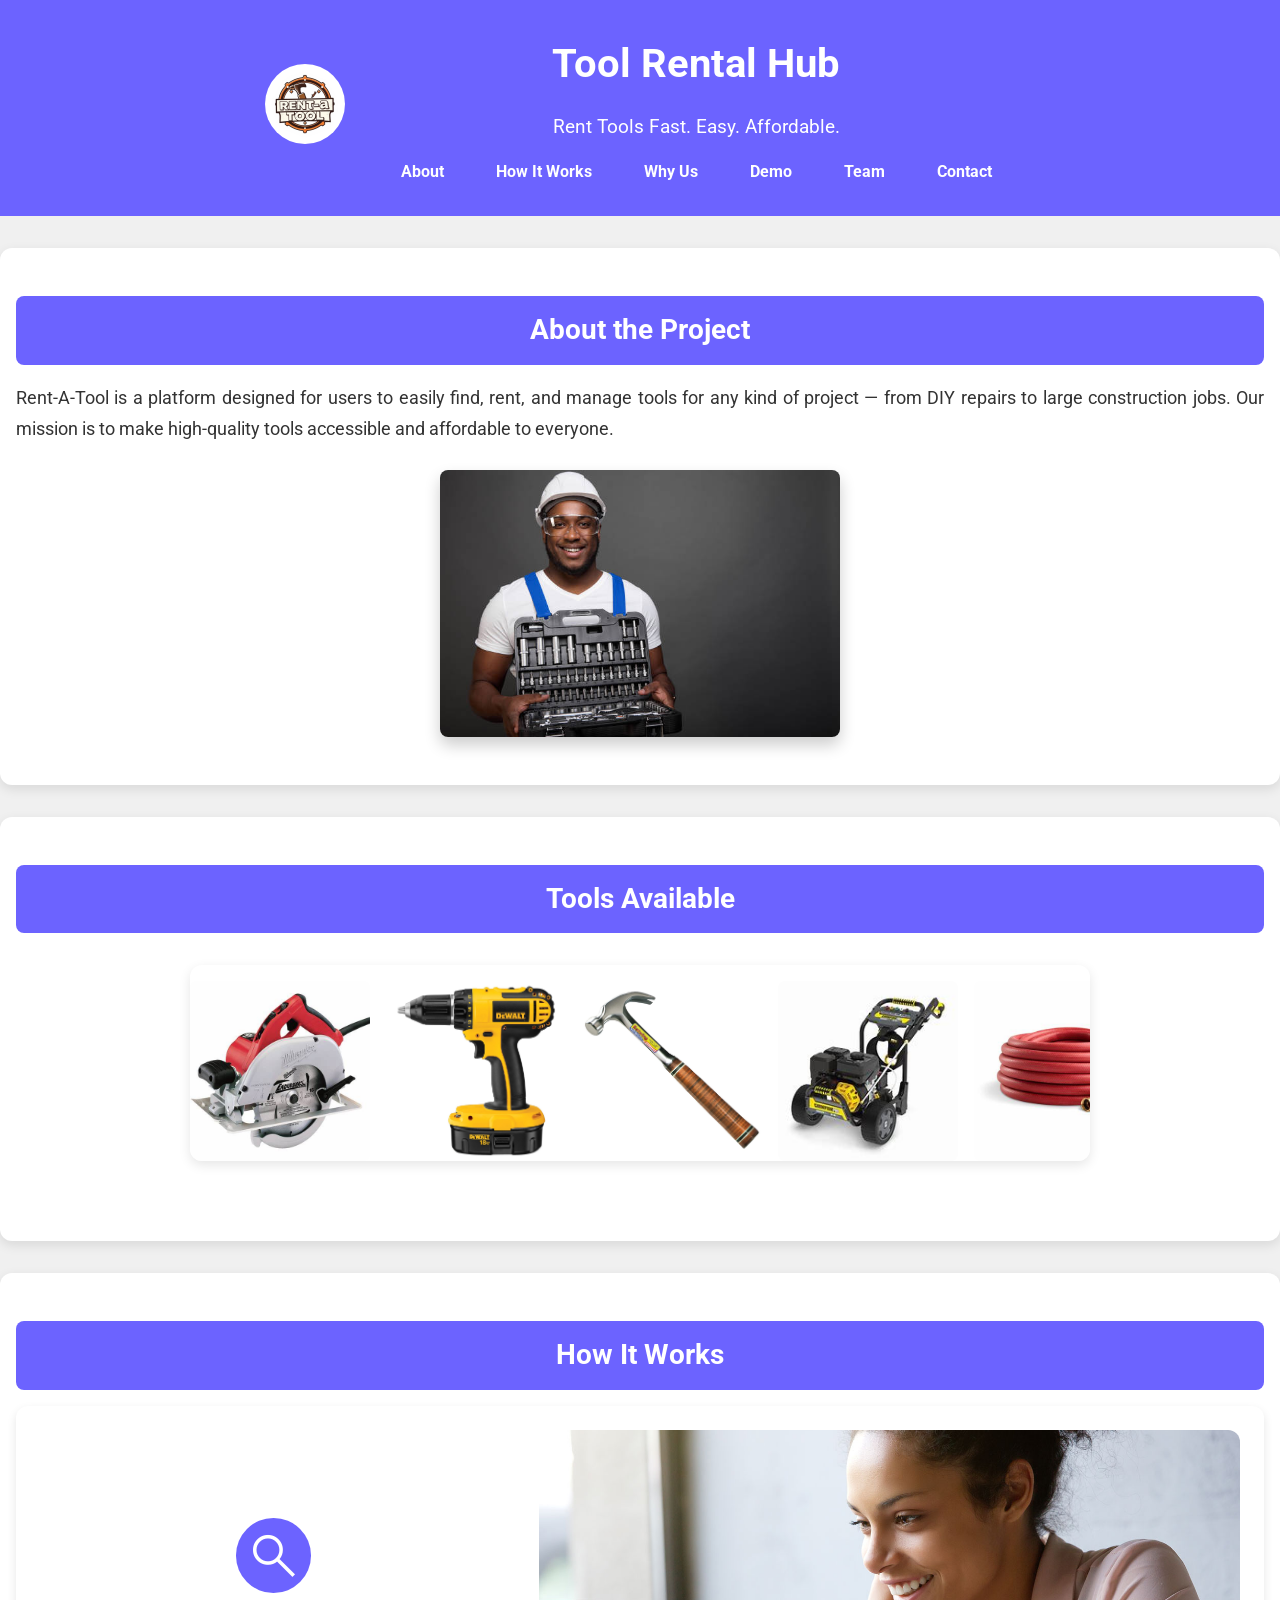
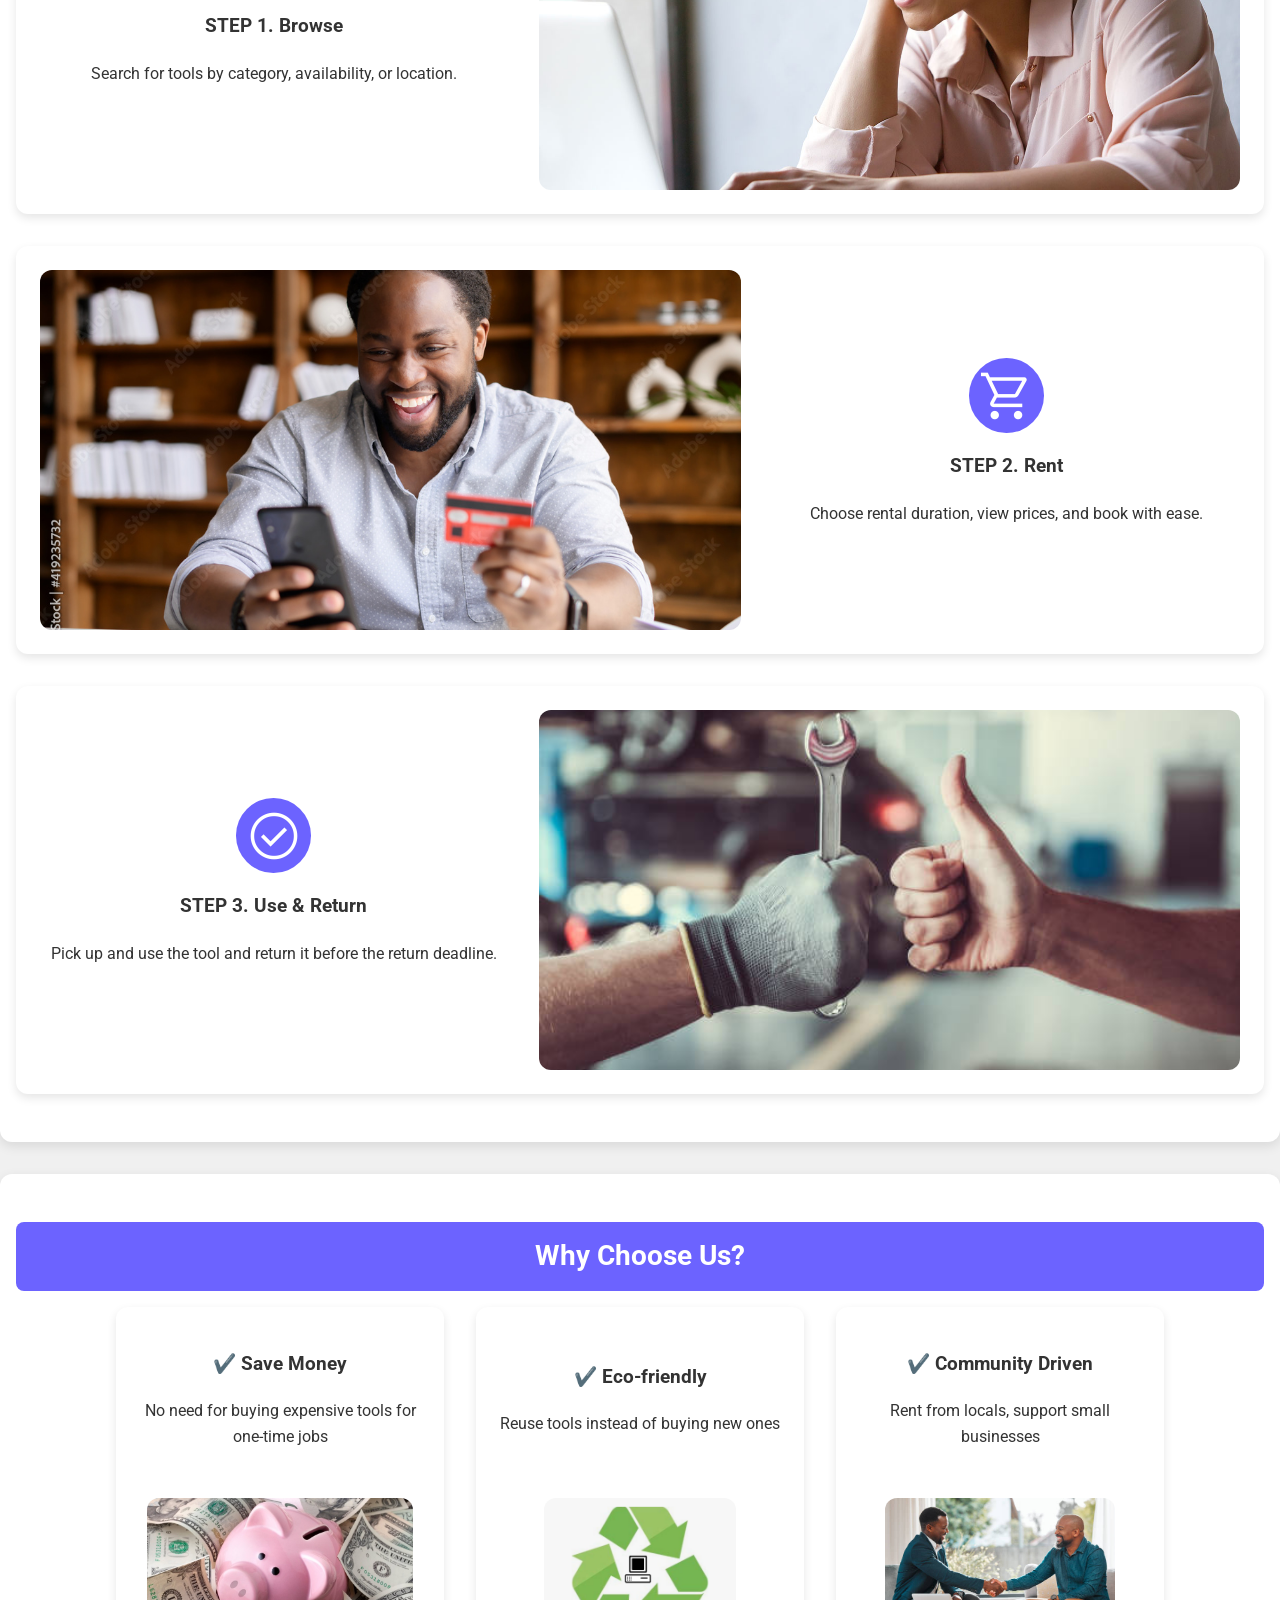
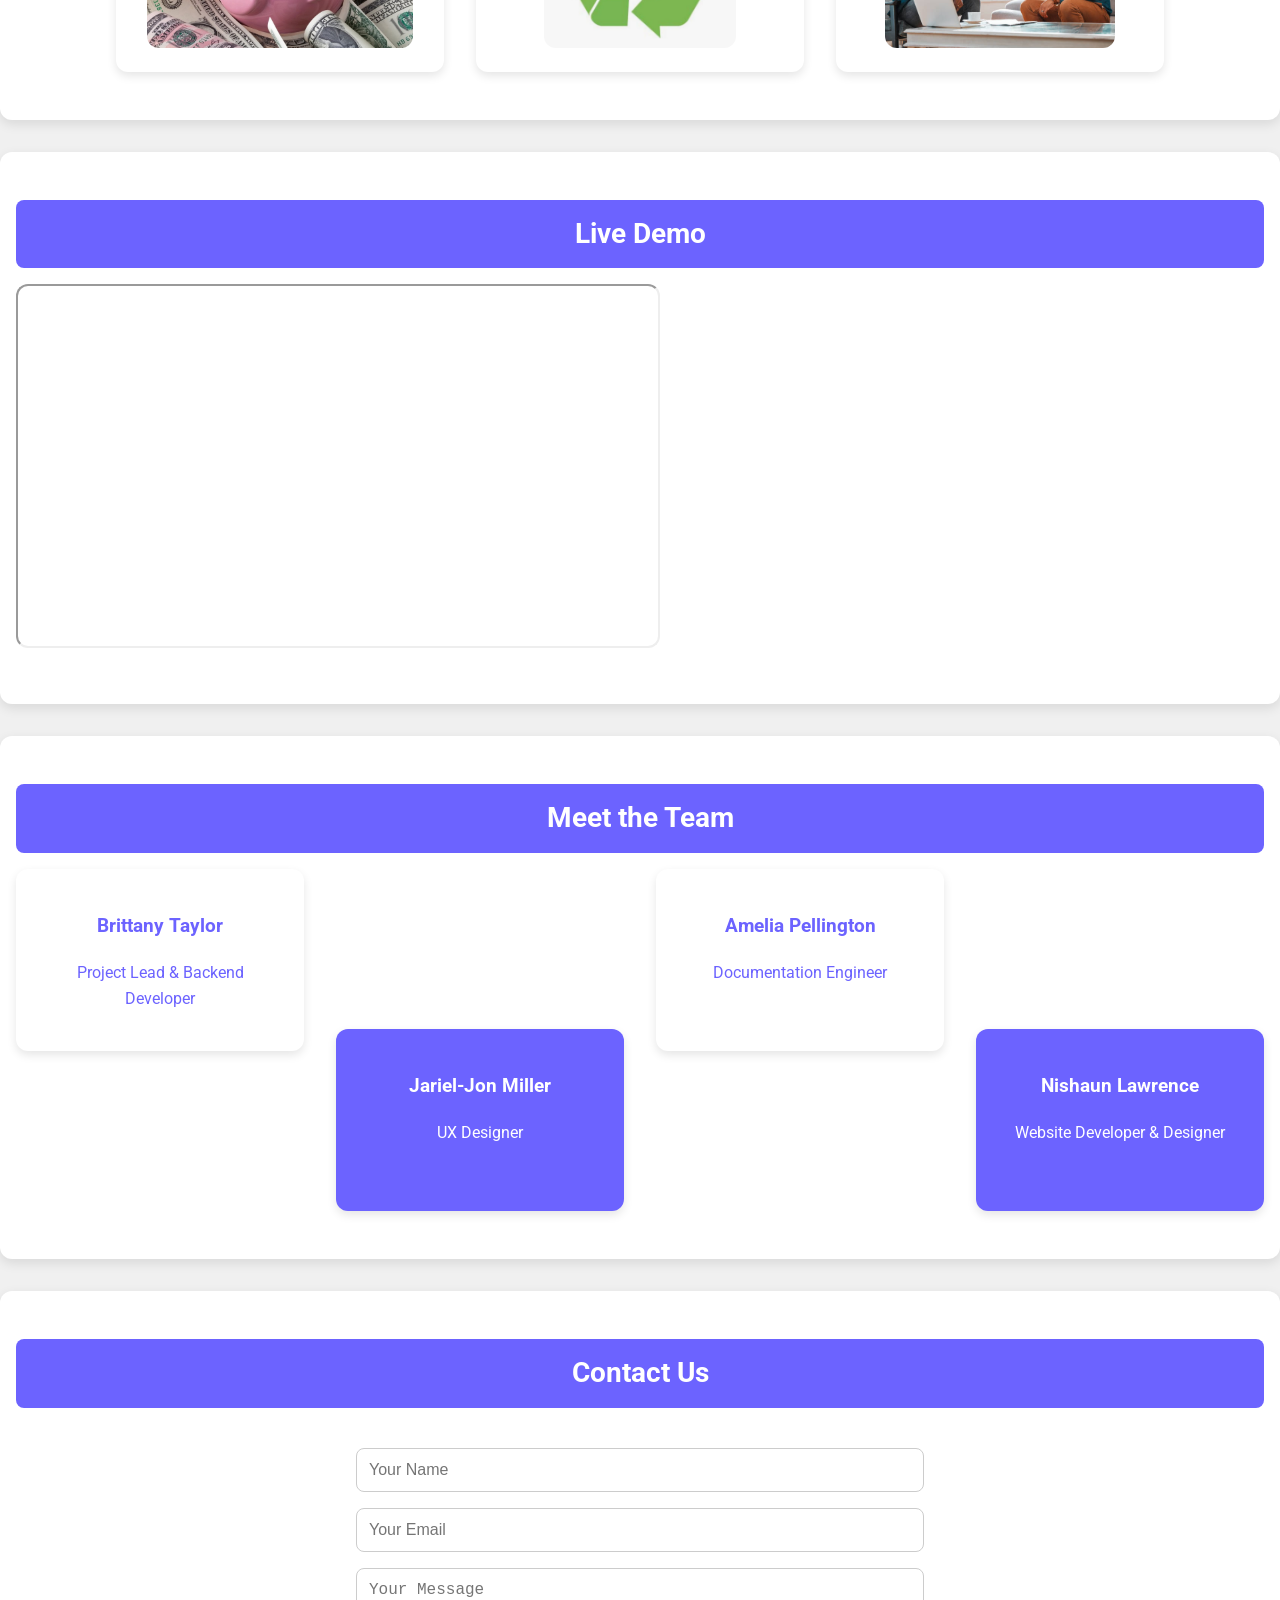
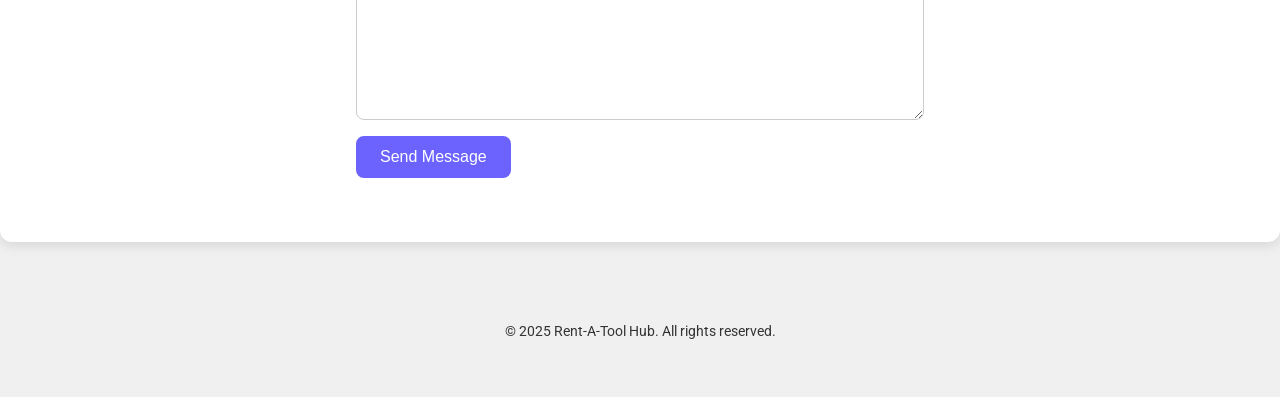
<file: index.html>
<!DOCTYPE html>
<html lang="en">
<head>
  <meta charset="UTF-8" />
  <meta name="viewport" content="width=device-width, initial-scale=1.0" />
  <title>Rent-A-Tool Hub</title>
  <link href="https://fonts.googleapis.com/css2?family=Roboto:wght@400;700&display=swap" rel="stylesheet">
  <link rel="stylesheet" href="styles.css">
  <script defer src="script.js"></script>
  <link href="https://fonts.googleapis.com/css2?family=Material+Symbols+Outlined" rel="stylesheet" />
</head>
<body>
  <header>
    <div class="logo">
      <img src="marketing-images/logo.jpg" alt="Tool Rental Hub Logo" />
    </div>
    <div class="header-right">
      <h1>Tool Rental Hub</h1>
      <p>Rent Tools Fast. Easy. Affordable.</p>
      <nav>
        <a href="#about">About</a>
        <a href="#how">How It Works</a>
        <a href="#why">Why Us</a>
        <a href="#demo">Demo</a>
        <a href="#team">Team</a>
        <a href="#contact">Contact</a>
      </nav>
    </div>
  </header>

  <section id="about">
    <h2>About the Project</h2>
    <p>Rent-A-Tool is a platform designed for users to easily find, 
      rent, and manage tools for any kind of project — from DIY repairs 
      to large construction jobs. Our mission is to make high-quality 
      tools accessible and affordable to everyone.
    </p>
    <div style="width: 50vw; max-width: 400px; margin: auto;">
      <img src="marketing-images/man_with_tool.jpg" alt="Man with tool" style="width: 100%; height: auto; object-fit: contain; border-radius: 8px;">
    </div>
  </section>

  <section id="slider">
    <h2>Tools Available</h2>
    <div class="slider">
      <div class="slider-track">
        <img src="marketing-images/tools/circular-saw.jpeg" alt="Tool 1" />
        <img src="marketing-images/tools/electric-drill.jpg" alt="Tool 2" />
        <img src="marketing-images/tools/hammer.jpg" alt="Tool 3" />
        <img src="marketing-images/tools/pressure-washer.jpeg" alt="Tool 4" />
        <img src="marketing-images/tools/hose.jpeg" alt="Tool 5" />
        <img src="marketing-images/tools/wheelbarrow.webp" alt="Tool 6" />
        <img src="marketing-images/tools/and-more.png" alt="And More tools">
      </div>
    </div>
  </section>

  <section id="how">
    <h2>How It Works</h2>
    <div class="features">
      <div class="how-card-left">
        <div class="left-title">
          <span class="material-symbols-outlined">search</span>
          <h3>STEP 1. Browse</h3>
          <p>Search for tools by category, availability, or location.</p>
        </div>
        <img src="marketing-images/person_browsing.jpg" alt="Person browsing">
      </div>
      <div class="how-card-right">
        <img src="marketing-images/man_paying.jpg" alt="Man paying">
        <div class="right-title">
          <span class="material-symbols-outlined icon-large">shopping_cart</span>
          <h3>STEP 2. Rent</h3>
          <p>Choose rental duration, view prices, and book with ease.</p>
        </div>
      </div>
      <div class="how-card-left">
        <div class="left-title">
          <span class="material-symbols-outlined icon-large">check_circle</span>
          <h3>STEP 3. Use & Return</h3>
          <p>Pick up and use the tool and return it before the return deadline.</p>
        </div>
        <img src="marketing-images/person_returning_tool.jpg" alt="Person returning tool">
      </div>
    </div>
  </section>

  <section id="why">
    <h2>Why Choose Us?</h2>
    <div class="perks">
      <div class="perk-card-top">
        <div class="top-title">
          <h3>✔️ Save Money</h3>
          <p>No need for buying expensive tools for one-time jobs</p>
        </div>
        <img src="marketing-images/piggybank.jpg" alt="Piggy bank">
      </div>
      <div class="perk-card-top">
        <div class="top-title">
          <h3>✔️ Eco-friendly</h3>
          <p>Reuse tools instead of buying new ones</p>
        </div>
        <img src="marketing-images/recycle.png" alt="Recycle">
      </div>
      <div class="perk-card-top">
        <div class="top-title">
          <h3>✔️ Community Driven</h3>
          <p>Rent from locals, support small businesses</p>
        </div>
        <img src="marketing-images/shaking_hands.jpg" alt="Shaking hands">
      </div>
    </div>
  </section>

  <section id="demo">
  <h2>Live Demo</h2>
  <iframe src="https://drive.google.com/file/d/1h4qySgUa1AqcXHLB9bcyrOZRRHWlFYDv/preview" width="640" height="360" allow="autoplay; encrypted-media" allowfullscreen style="border-radius:12px;" alt="Demo video"></iframe>
</section>




  <section id="team">
    <h2>Meet the Team</h2>
    <div class="team">
      <div class="card" id="card-top">
        <h3>Brittany Taylor</h3>
        <p>Project Lead & Backend Developer</p>
      </div>
      <div class="card" id="card-bottom">
        <h3>Jariel-Jon Miller</h3>
        <p>UX Designer</p>
      </div>
      <div class="card" id="card-top">
        <h3>Amelia Pellington</h3>
        <p>Documentation Engineer</p>
      </div>
      <div class="card" id="card-bottom">
        <h3>Nishaun Lawrence</h3>
        <p>Website Developer & Designer</p>
      </div>
    </div>
  </section>

  <section id="contact">
    <h2>Contact Us</h2>
    <form class="contact-form">
      <input type="text" placeholder="Your Name" required />
      <input type="email" placeholder="Your Email" required />
      <textarea placeholder="Your Message" rows="7" required></textarea>
      <button type="submit">Send Message</button>
    </form>
  </section>

  <footer>
    <p>&copy; 2025 Rent-A-Tool Hub. All rights reserved.</p>
  </footer>

</body>
</html>
</file>
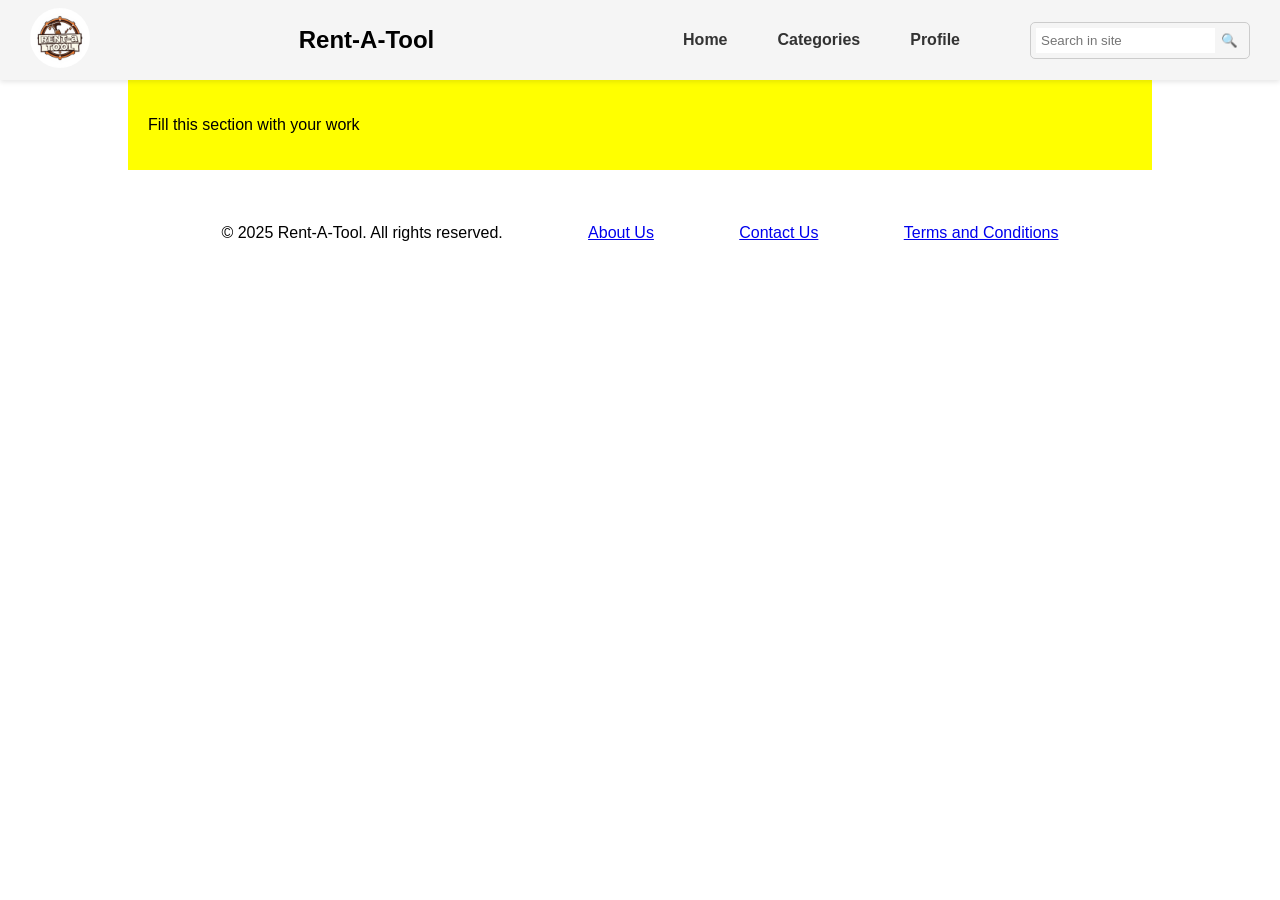
<file: base.html>
<!DOCTYPE html>
<html lang="en">
<head>
    <meta charset="UTF-8">
    <meta name="viewport" content="width=device-width, initial-scale=1.0">
    <title>Rent-A-Tool</title>
    <link rel="stylesheet" href="base-styles.css">
    <script defer src="script.js"></script>
</head>
<body>
    <header>
        <div class="header-left">
            <img src="RAT-images/logo.jpg" alt="Logo">
        </div>
        <div class="header-center">
            <h1>Rent-A-Tool</h1>
        </div>
        <div class="header-right">
            <nav>
                <ul>
                    <li><a href="#">Home</a></li>
                    <li><a href="#">Categories</a></li>
                    <li><a href="#">Profile</a></li>
                </ul>
            </nav>
        </div>
        <div class="search-bar">
            <input type="text" placeholder="Search in site">
            <button>🔍</button>
        </div>
    </header>

    <div class="container">
        <p>Fill this section with your work</p>
    </div>

    <footer>
        <span class="footer-content">
            <p>© 2025 Rent-A-Tool. All rights reserved.</p>
            <a href="#">About Us</a> 
            <a href="#">Contact Us</a>
            <a href="#">Terms and Conditions</a>
        </span>
    </footer>

</body>
</html>
</file>
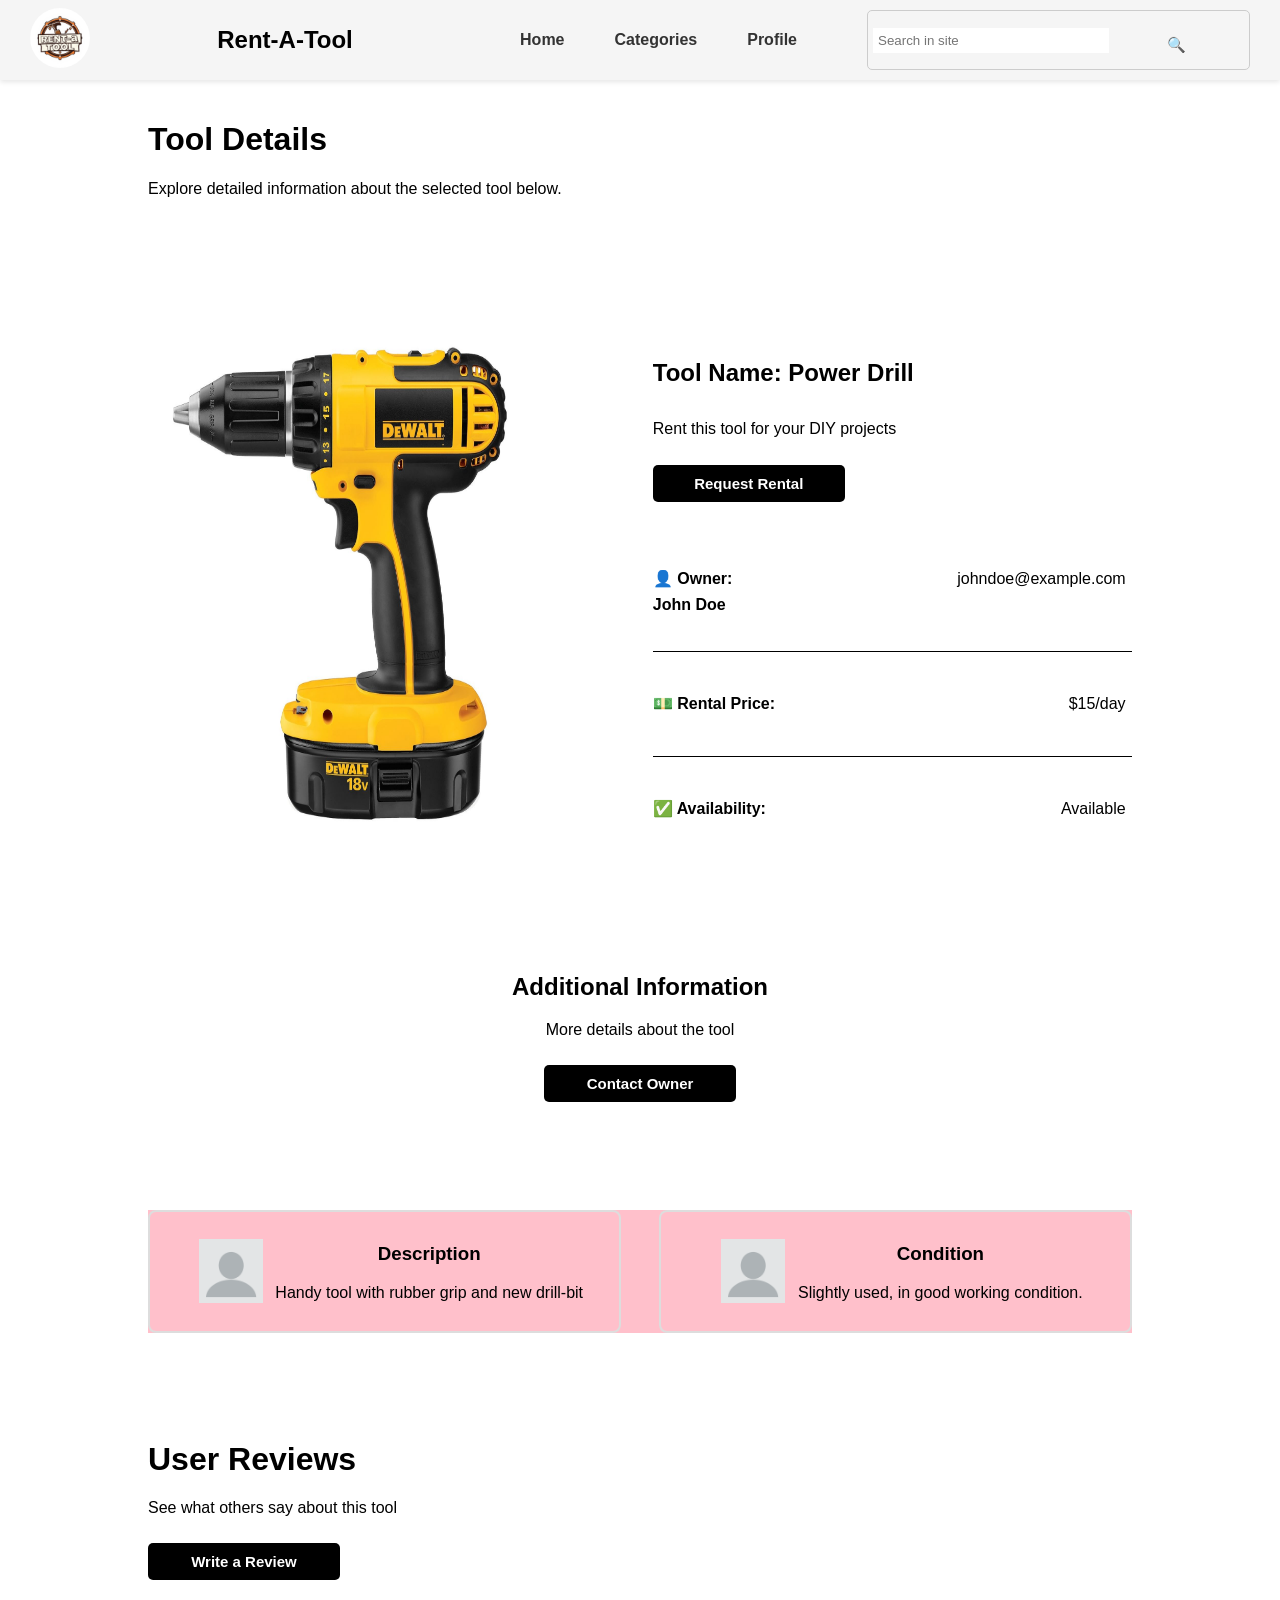
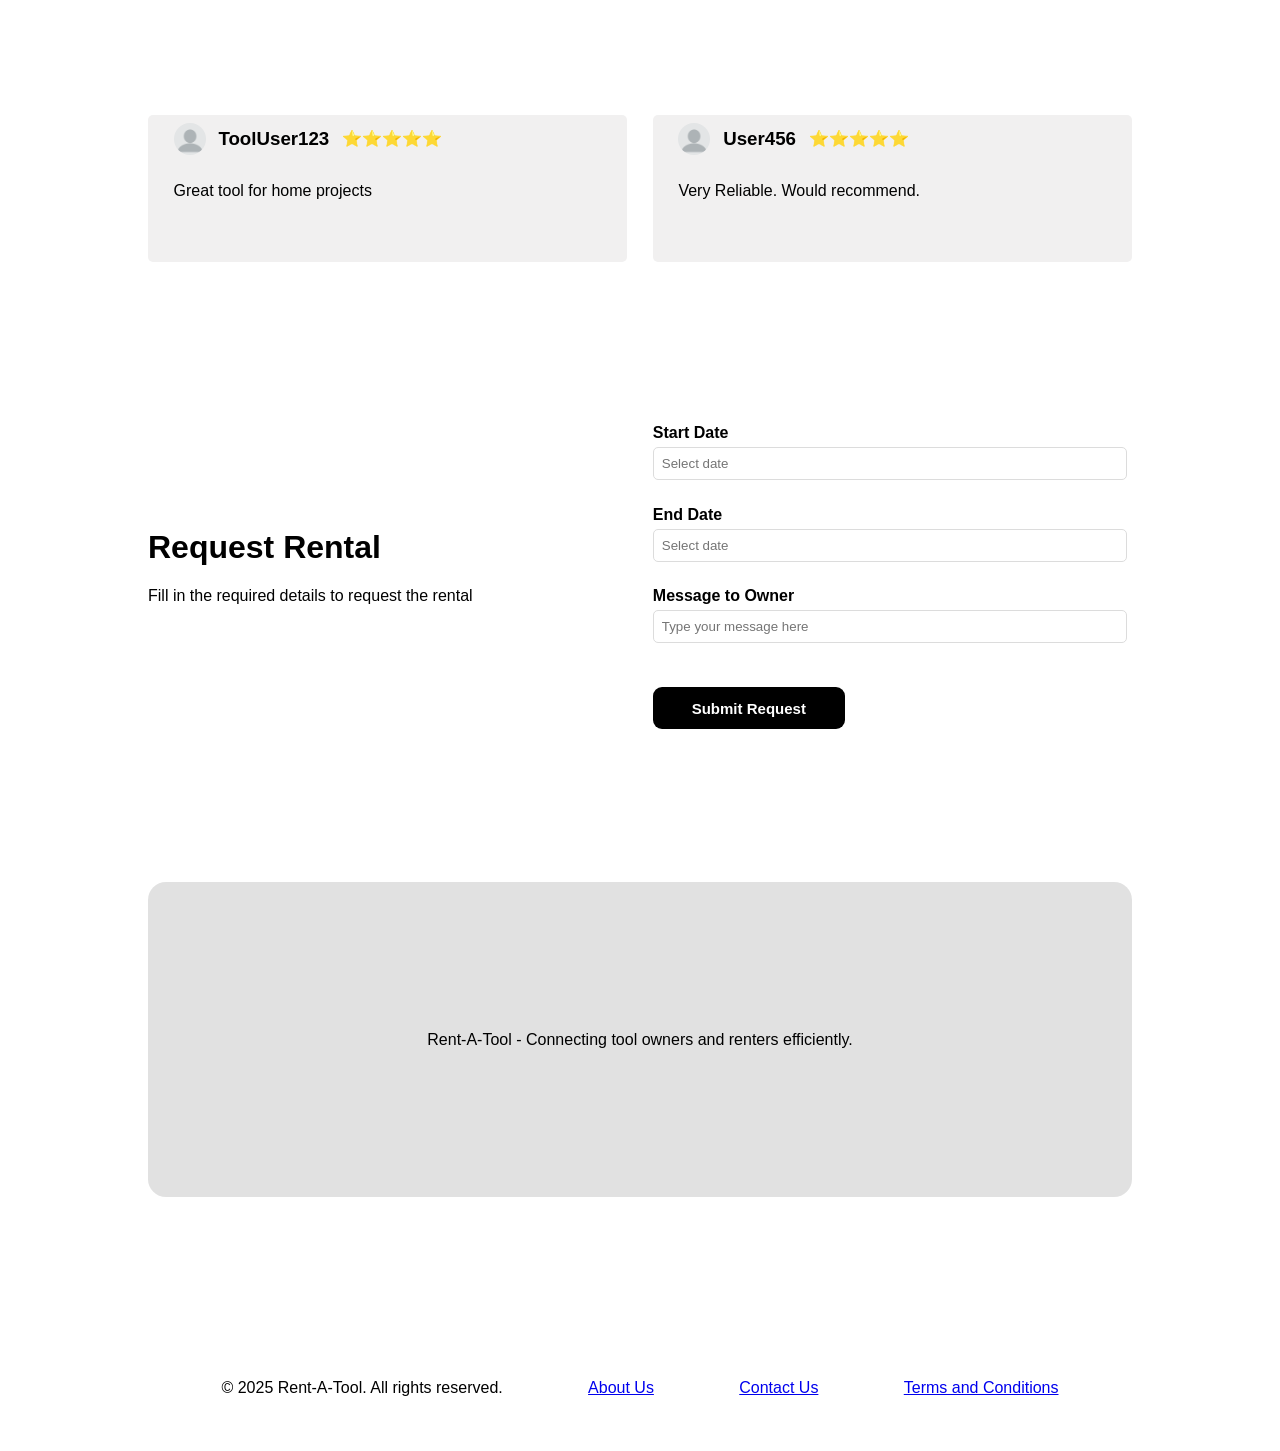
<file: listRentals.html>
<!DOCTYPE html>
<html lang="en">
<head>
    <meta charset="UTF-8">
    <meta name="viewport" content="width=device-width, initial-scale=1.0">
    <title>Rent-A-Tool</title>
    <link rel="stylesheet" href="listRentals-styles.css">
    <script defer src="script.js"></script>
</head>
<body>
    <header>
        <div class="header-left">
            <img src="RAT-images/logo.jpg" alt="Logo">
        </div>
        <div class="header-center">
            <h1>Rent-A-Tool</h1>
        </div>
        <div class="header-right">
            <nav>
                <ul>
                    <li><a href="#">Home</a></li>
                    <li><a href="#">Categories</a></li>
                    <li><a href="#">Profile</a></li>
                </ul>
            </nav>
        </div>
        <div class="search-bar">
            <input type="text" placeholder="Search in site">
            <button>🔍</button>
        </div>
    </header>

    <div class="container">
        <div class="tool-details-header">
            <h1>Tool Details</h1>
            <p>Explore detailed information about the selected tool below.</p>
        </div>
        <div class="tool-details">
            <div class="tool-image">
                <img src="RAT-images/electric-drill.jpg" alt="Power Drill">
            </div>
            <div class="tool-info">
                <h1>Tool Name: Power Drill</h1>
                <p>Rent this tool for your DIY projects</p>
                <button class="btn">Request Rental</button>
                <ul class="info-list">
                    <li>
                        <span class="label" id="label1">
                            <p>👤 Owner: </p>
                            <p></span>John Doe</p>
                        </span>
                        <span class="value">johndoe@example.com</span>
                    </li>
                    <li id="label2">
                        <span class="label">💵 Rental Price:</span>
                        <span class="value">$15/day</span>
                    </li>
                    <li>
                        <span class="label">✅ Availability:</span>
                        <span class="value">Available</span>
                    </li>
                </ul>
            </div>
        </div>
        <div class="additional-info">
            <h2>Additional Information</h2>
            <p>More details about the tool</p>
            <button class="btn">Contact Owner</button>
            <div class="additional-info-cards">
                <div class="card">
                    <img src="RAT-images/blankperson.png" alt="">
                    <span>
                        <h3>Description</h3>
                        <p>Handy tool with rubber grip and new drill-bit</p>
                    </span>
                    </div>
                <div class="card">
                    <img src="RAT-images/blankperson.png" alt="">
                    <span>
                        <h3>Condition</h3>
                        <p>Slightly used, in good working condition.</p>
                    </span>
                </div>
            </div>
        </div>
        <div class="user-reviews">
            <h1>User Reviews</h1>
            <p>See what others say about this tool</p>
            <button class="btn">Write a Review</button>
            <div class="reviews-section">
                <div class="review">
                    <span class="review-heading">
                        <img src="RAT-images/blankperson.png" alt="">
                        <h3>ToolUser123</h3>
                        <p>⭐⭐⭐⭐⭐</p>
                    </span>
                    <p>Great tool for home projects</p>
                </div>
                <div class="review">
                    <span class="review-heading">
                        <img src="RAT-images/blankperson.png" alt="">
                        <h3>User456</h3>
                        <p>⭐⭐⭐⭐⭐</p>
                    </span>
                    <p>Very Reliable. Would recommend.</p>
                </div>
            </div>
        </div>
        <div class="rental-request">
            <div class="rental-request-heading">
                <h1>Request Rental</h1>
                <p>Fill in the required details to request the rental</p>
            </div>
            <div class="rental-request-content">
                <div>
                    <p>Start Date</p>
                    <input type="text" placeholder="Select date">
                </div>
                <div>
                    <p>End Date</p>
                    <input type="text" placeholder="Select date">
                </div>
                <div>
                    <p>Message to Owner</p>
                    <input type="text" placeholder="Type your message here">
                </div>
                <button>Submit Request</button>
            </div>
        </div>
        <section id="rent-box">
            <p>Rent-A-Tool - Connecting tool owners and renters efficiently.</p>
        </section>
    </div>

    <footer>
        <span class="footer-content">
            <p>© 2025 Rent-A-Tool. All rights reserved.</p>
            <a href="#">About Us</a> 
            <a href="#">Contact Us</a>
            <a href="#">Terms and Conditions</a>
        </span>
    </footer>

</body>
</html>
</file>
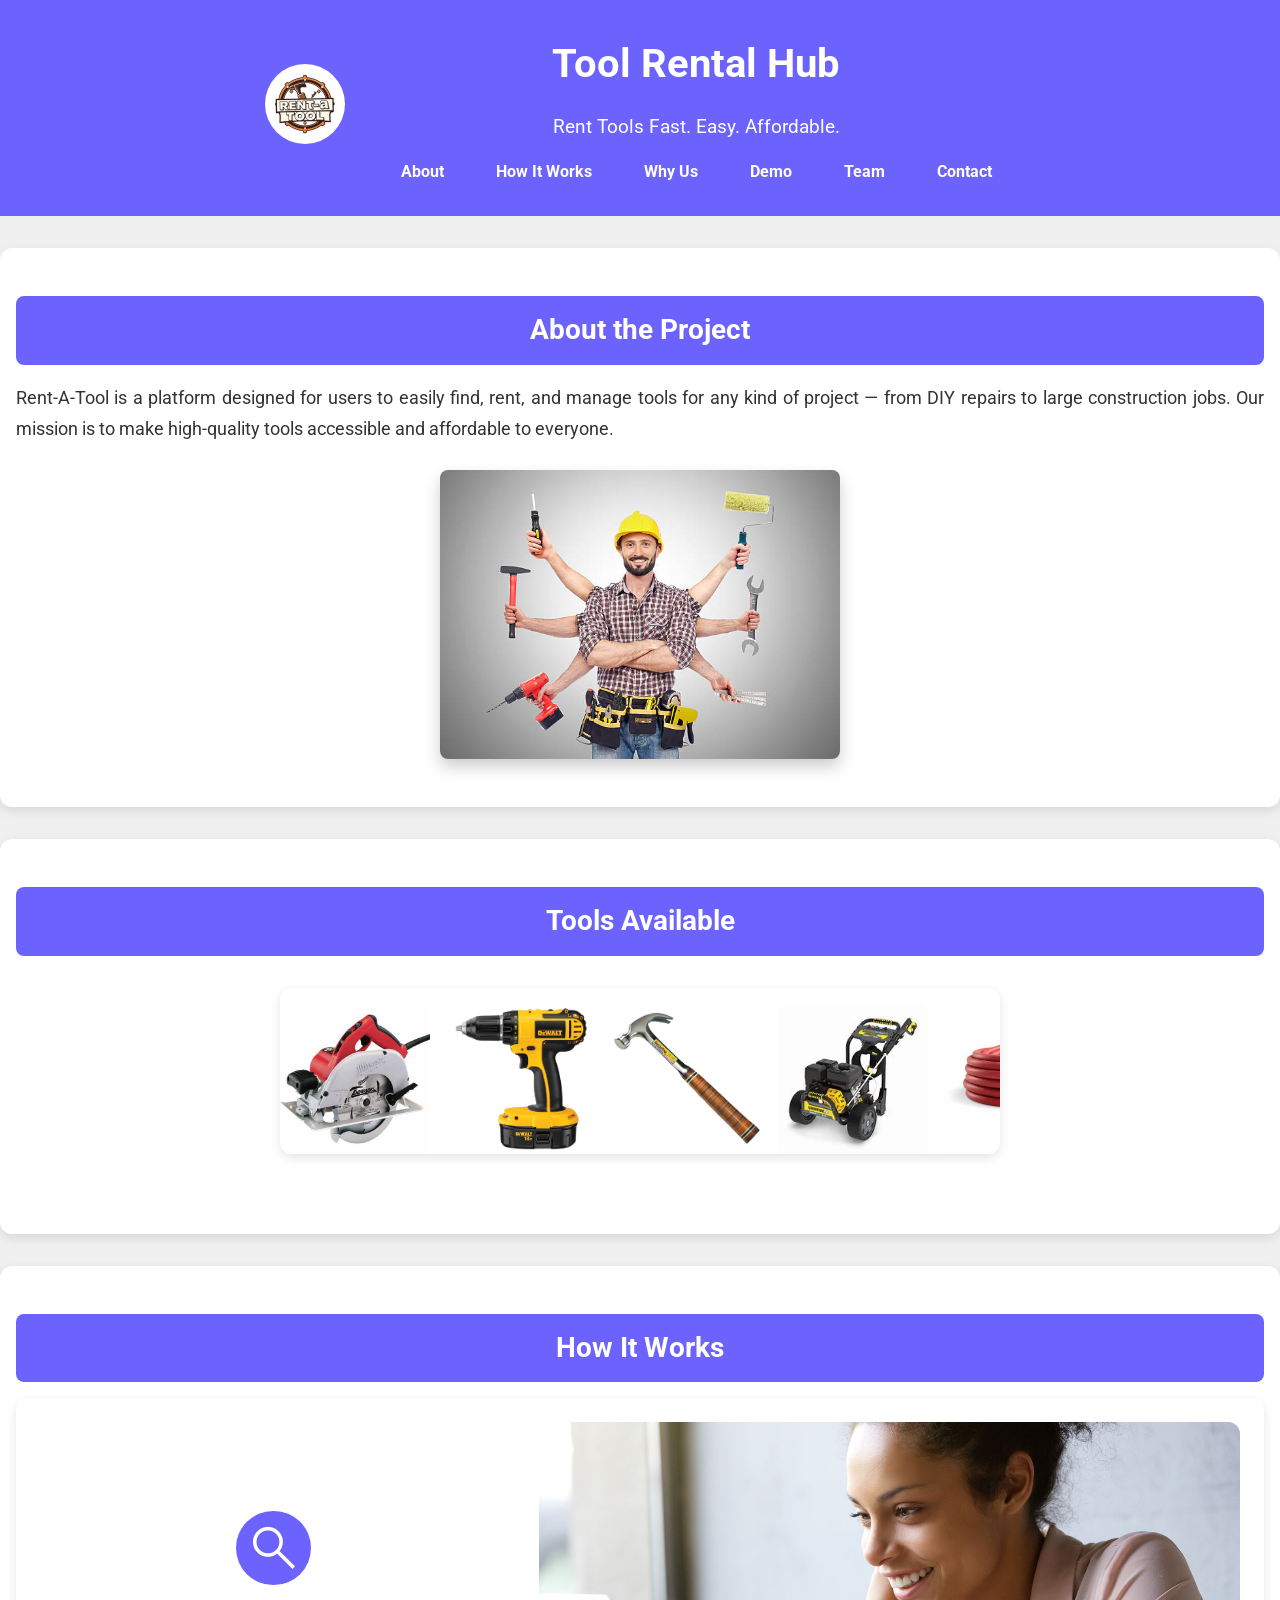
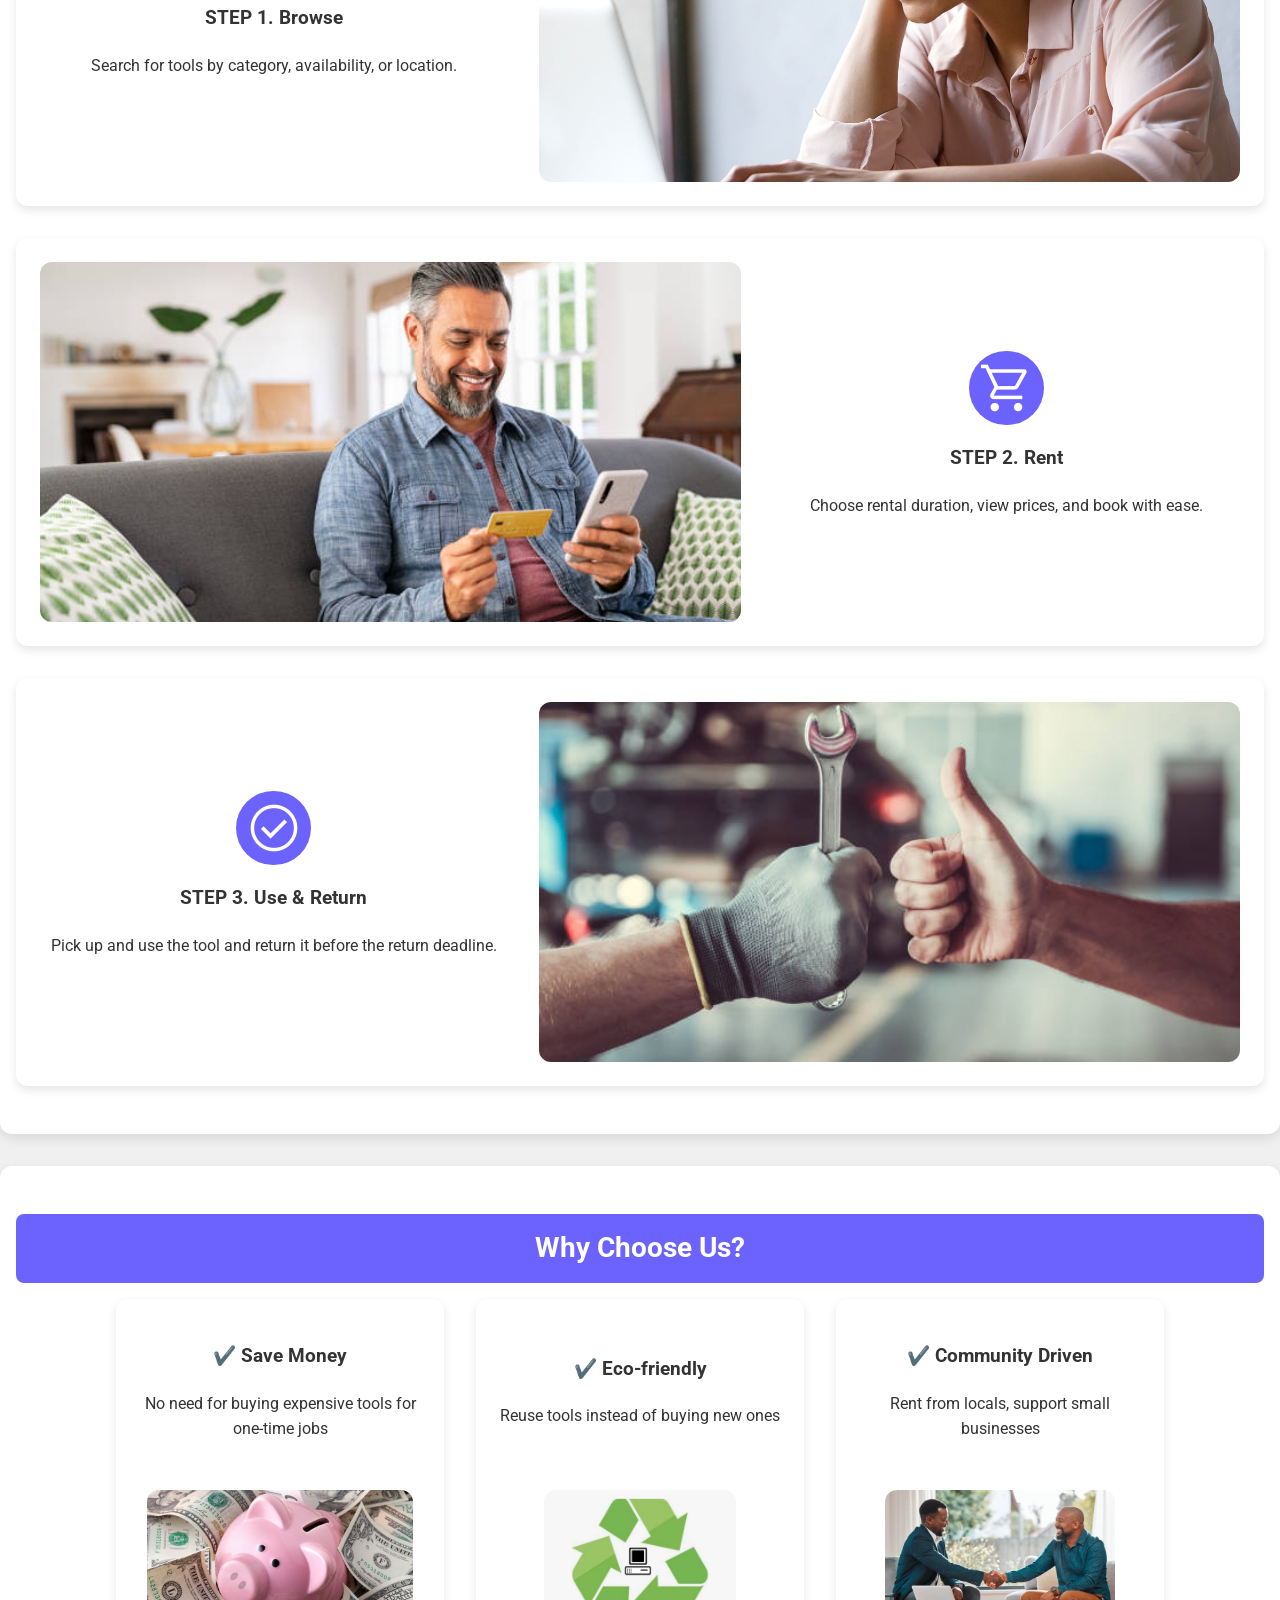
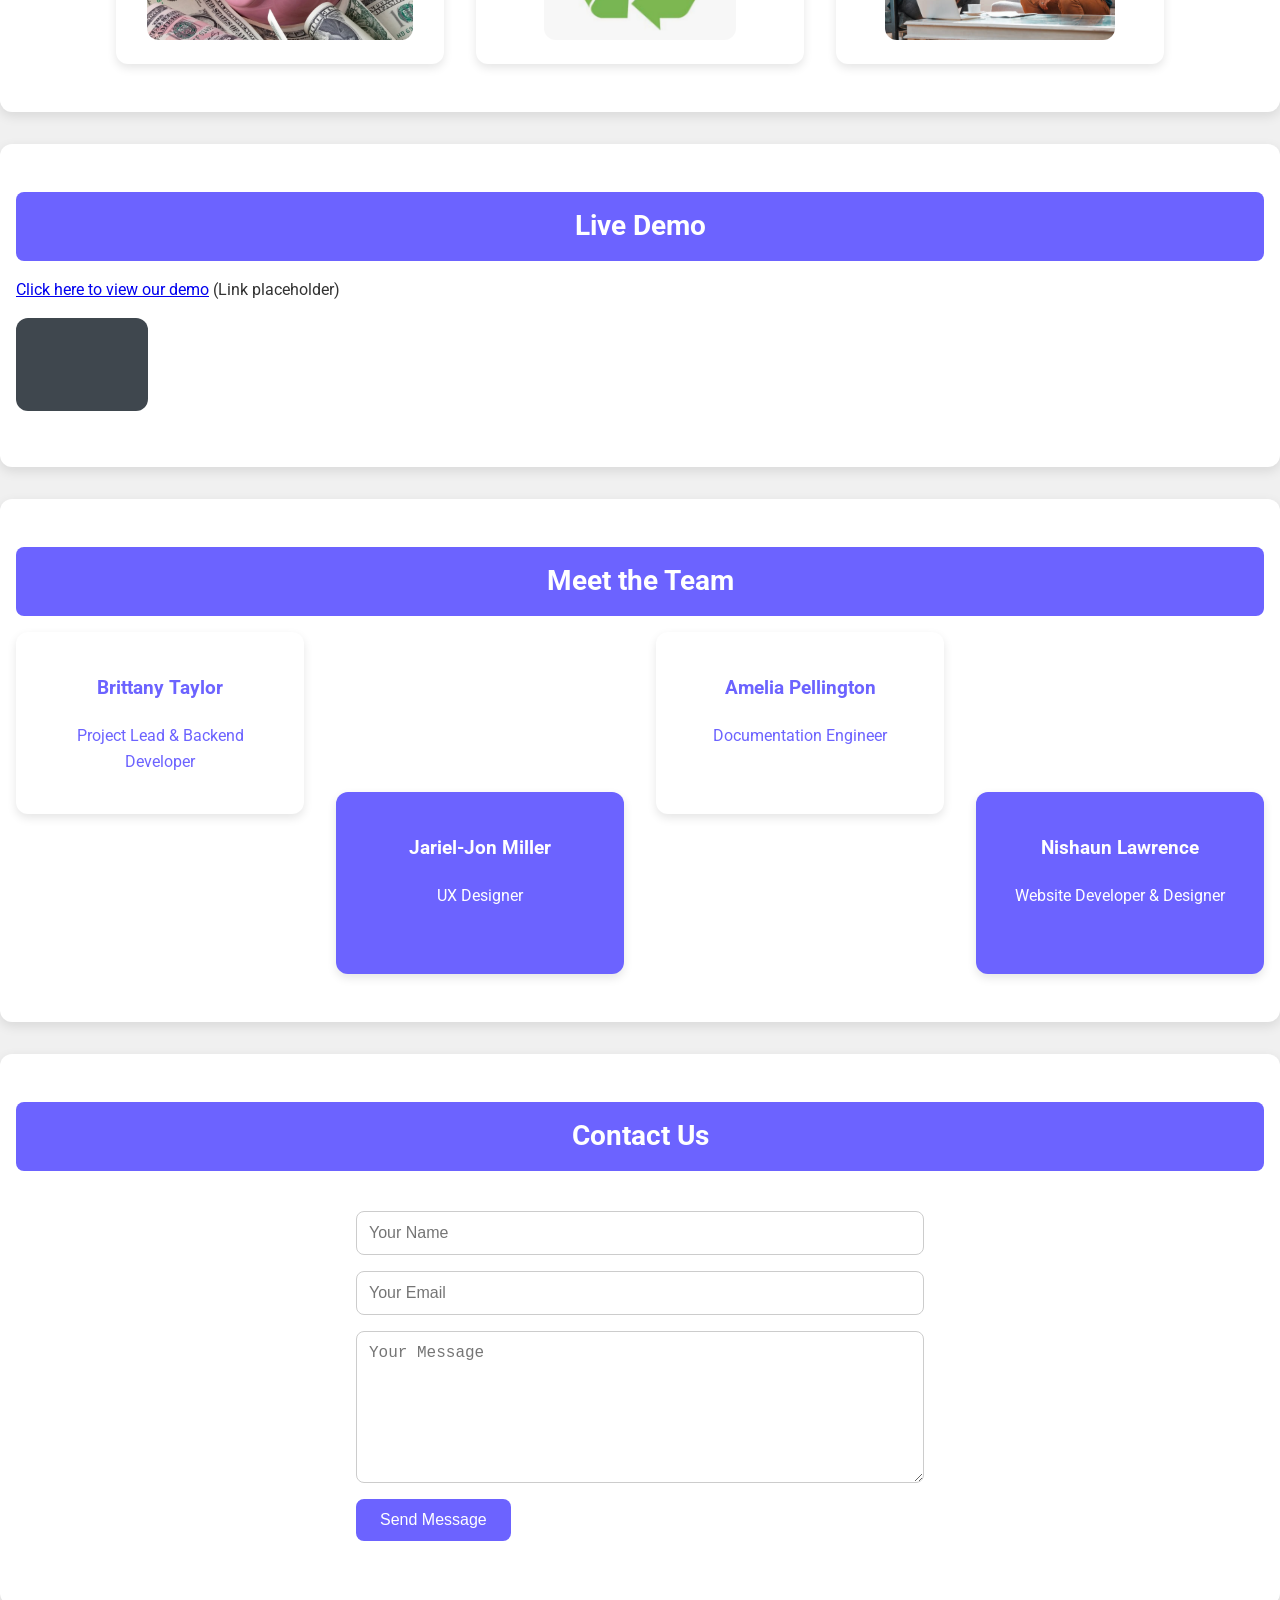
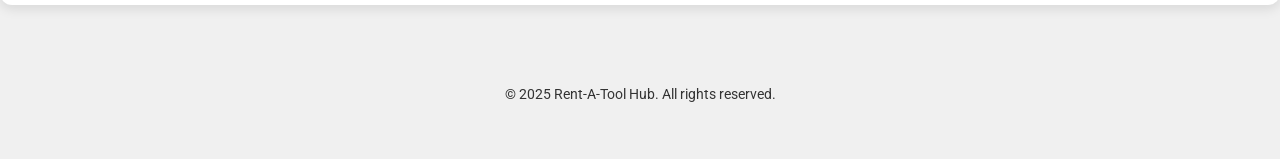
<file: Rent-A-Tool/marketing-index.html>
<!DOCTYPE html>
<html lang="en">
<head>
  <meta charset="UTF-8" />
  <meta name="viewport" content="width=device-width, initial-scale=1.0" />
  <title>Rent-A-Tool Hub</title>
  <link href="https://fonts.googleapis.com/css2?family=Roboto:wght@400;700&display=swap" rel="stylesheet">
  <link rel="stylesheet" href="marketing-styles.css">
  <script defer src="marketing-script.js"></script>
  <link href="https://fonts.googleapis.com/css2?family=Material+Symbols+Outlined" rel="stylesheet" />
</head>
<body>
  <header>
    <div class="logo">
      <img src="marketing-images/logo.jpg" alt="Tool Rental Hub Logo" />
    </div>
    <div class="header-right">
      <h1>Tool Rental Hub</h1>
      <p>Rent Tools Fast. Easy. Affordable.</p>
      <nav>
        <a href="#about">About</a>
        <a href="#how">How It Works</a>
        <a href="#why">Why Us</a>
        <a href="#demo">Demo</a>
        <a href="#team">Team</a>
        <a href="#contact">Contact</a>
      </nav>
    </div>
  </header>

  <section id="about">
    <h2>About the Project</h2>
    <p>Rent-A-Tool is a platform designed for users to easily find, 
      rent, and manage tools for any kind of project — from DIY repairs 
      to large construction jobs. Our mission is to make high-quality 
      tools accessible and affordable to everyone.
    </p>
    <div style="width: 50vw; max-width: 400px; margin: auto;">
      <img src="marketing-images/man_with_tool.jpg" alt="Man with tool" style="width: 100%; height: auto; object-fit: contain; border-radius: 8px;">
    </div>
  </section>

  <section id="slider">
    <h2>Tools Available</h2>
    <div class="slider">
      <div class="slider-track">
        <img src="marketing-images/tools/circular-saw.jpeg" alt="Tool 1" />
        <img src="marketing-images/tools/electric-drill.jpg" alt="Tool 2" />
        <img src="marketing-images/tools/hammer.jpg" alt="Tool 3" />
        <img src="marketing-images/tools/pressure-washer.jpeg" alt="Tool 4" />
        <img src="marketing-images/tools/hose.jpeg" alt="Tool 5" />
        <img src="marketing-images/tools/wheelbarrow.webp" alt="Tool 6" />
        <img src="marketing-images/tools/and-more.png" alt="And More tools">
      </div>
    </div>
  </section>

  <section id="how">
    <h2>How It Works</h2>
    <div class="features">
      <div class="how-card-left">
        <div class="left-title">
          <span class="material-symbols-outlined">search</span>
          <h3>STEP 1. Browse</h3>
          <p>Search for tools by category, availability, or location.</p>
        </div>
        <img src="marketing-images/person_browsing.jpg" alt="Person browsing">
      </div>
      <div class="how-card-right">
        <img src="marketing-images/man_paying.jpg" alt="Man paying">
        <div class="right-title">
          <span class="material-symbols-outlined icon-large">shopping_cart</span>
          <h3>STEP 2. Rent</h3>
          <p>Choose rental duration, view prices, and book with ease.</p>
        </div>
      </div>
      <div class="how-card-left">
        <div class="left-title">
          <span class="material-symbols-outlined icon-large">check_circle</span>
          <h3>STEP 3. Use & Return</h3>
          <p>Pick up and use the tool and return it before the return deadline.</p>
        </div>
        <img src="marketing-images/person_returning_tool.jpg" alt="Person returning tool">
      </div>
    </div>
  </section>

  <section id="why">
    <h2>Why Choose Us?</h2>
    <div class="perks">
      <div class="perk-card-top">
        <div class="top-title">
          <h3>✔️ Save Money</h3>
          <p>No need for buying expensive tools for one-time jobs</p>
        </div>
        <img src="marketing-images/piggybank.jpg" alt="Piggy bank">
      </div>
      <div class="perk-card-top">
        <div class="top-title">
          <h3>✔️ Eco-friendly</h3>
          <p>Reuse tools instead of buying new ones</p>
        </div>
        <img src="marketing-images/recycle.png" alt="Recycle">
      </div>
      <div class="perk-card-top">
        <div class="top-title">
          <h3>✔️ Community Driven</h3>
          <p>Rent from locals, support small businesses</p>
        </div>
        <img src="marketing-images/shaking_hands.jpg" alt="Shaking hands">
      </div>
    </div>
  </section>

  <section id="demo">
    <h2>Live Demo</h2>
    <p><a href="#" target="_blank">Click here to view our demo</a> (Link placeholder)</p>
    <img src="marketing-images/screenshot.png" alt="Demo Screenshot" style="max-width:100%; border-radius:12px;">
  </section>

  <section id="team">
    <h2>Meet the Team</h2>
    <div class="team">
      <div class="card" id="card-top">
        <h3>Brittany Taylor</h3>
        <p>Project Lead & Backend Developer</p>
      </div>
      <div class="card" id="card-bottom">
        <h3>Jariel-Jon Miller</h3>
        <p>UX Designer</p>
      </div>
      <div class="card" id="card-top">
        <h3>Amelia Pellington</h3>
        <p>Documentation Engineer</p>
      </div>
      <div class="card" id="card-bottom">
        <h3>Nishaun Lawrence</h3>
        <p>Website Developer & Designer</p>
      </div>
    </div>
  </section>

  <section id="contact">
    <h2>Contact Us</h2>
    <form class="contact-form">
      <input type="text" placeholder="Your Name" required />
      <input type="email" placeholder="Your Email" required />
      <textarea placeholder="Your Message" rows="7" required></textarea>
      <button type="submit">Send Message</button>
    </form>
  </section>

  <footer>
    <p>&copy; 2025 Rent-A-Tool Hub. All rights reserved.</p>
  </footer>

</body>
</html>
</file>
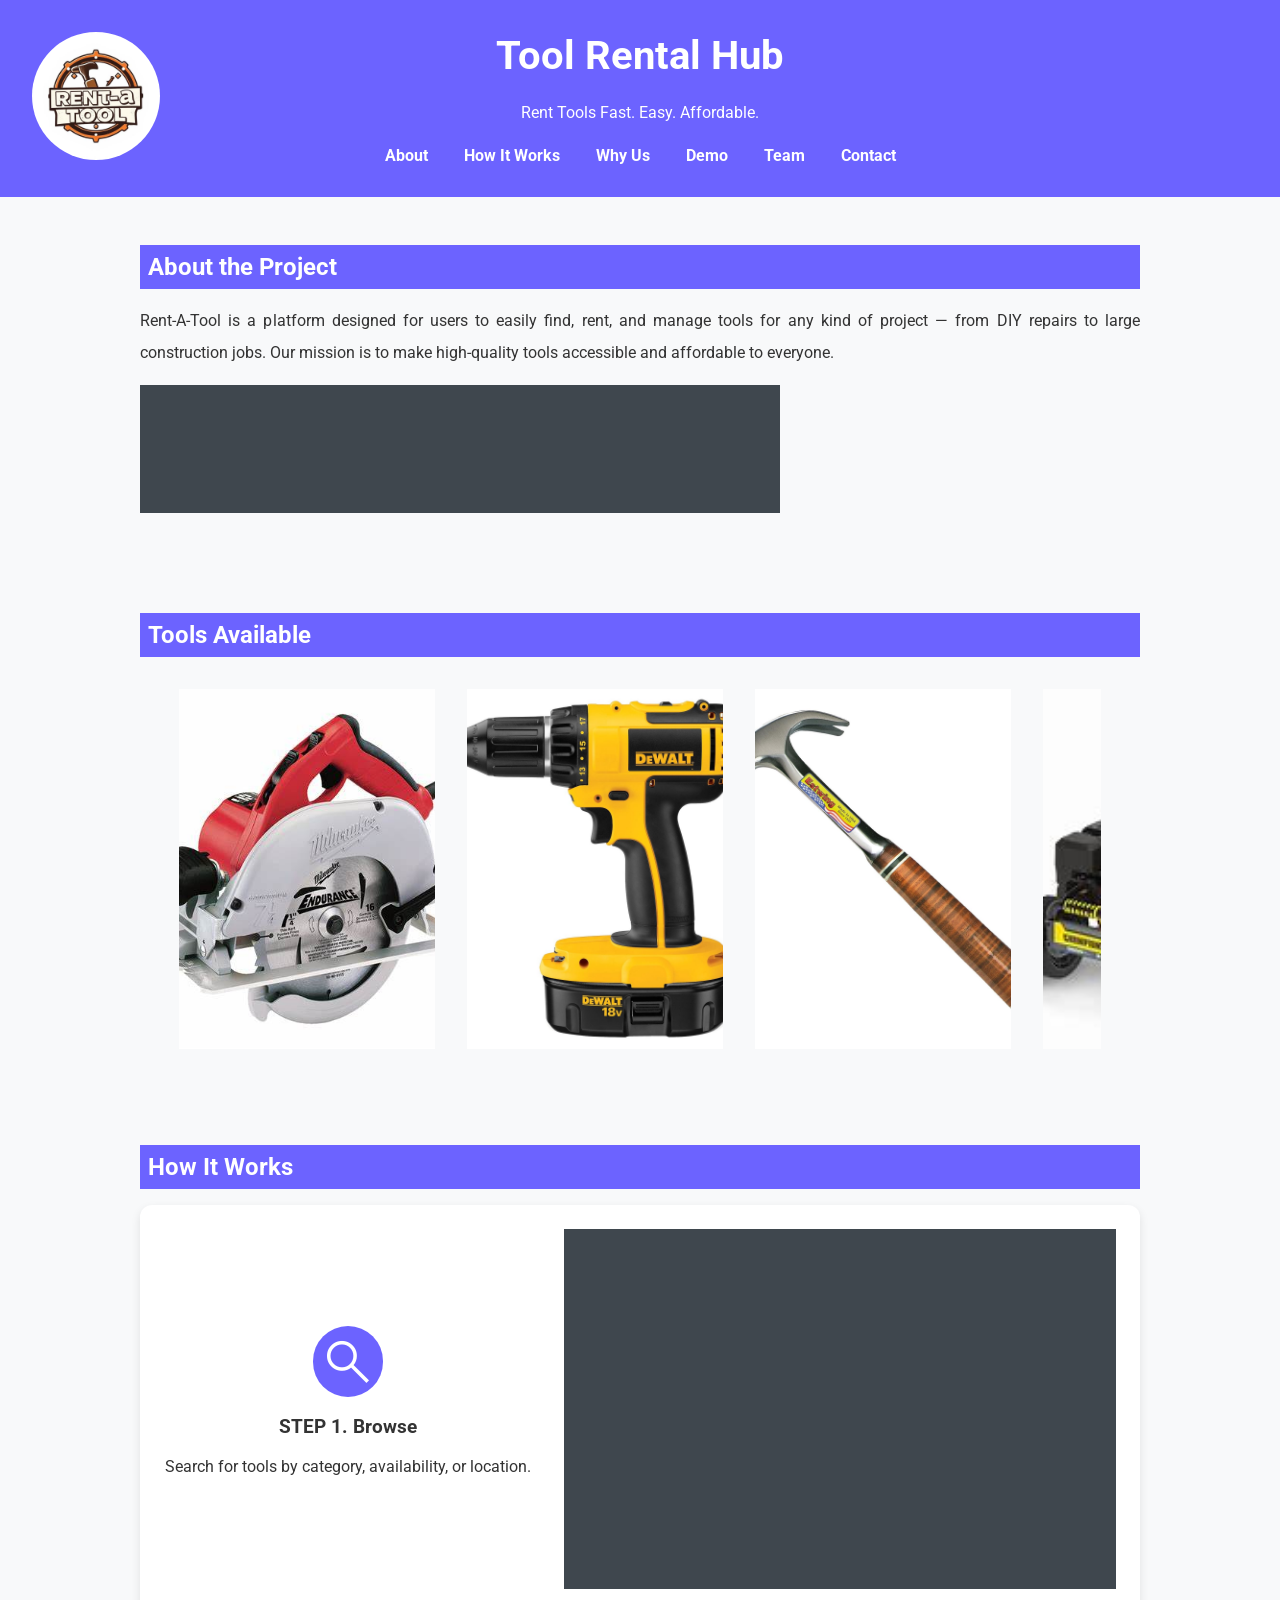
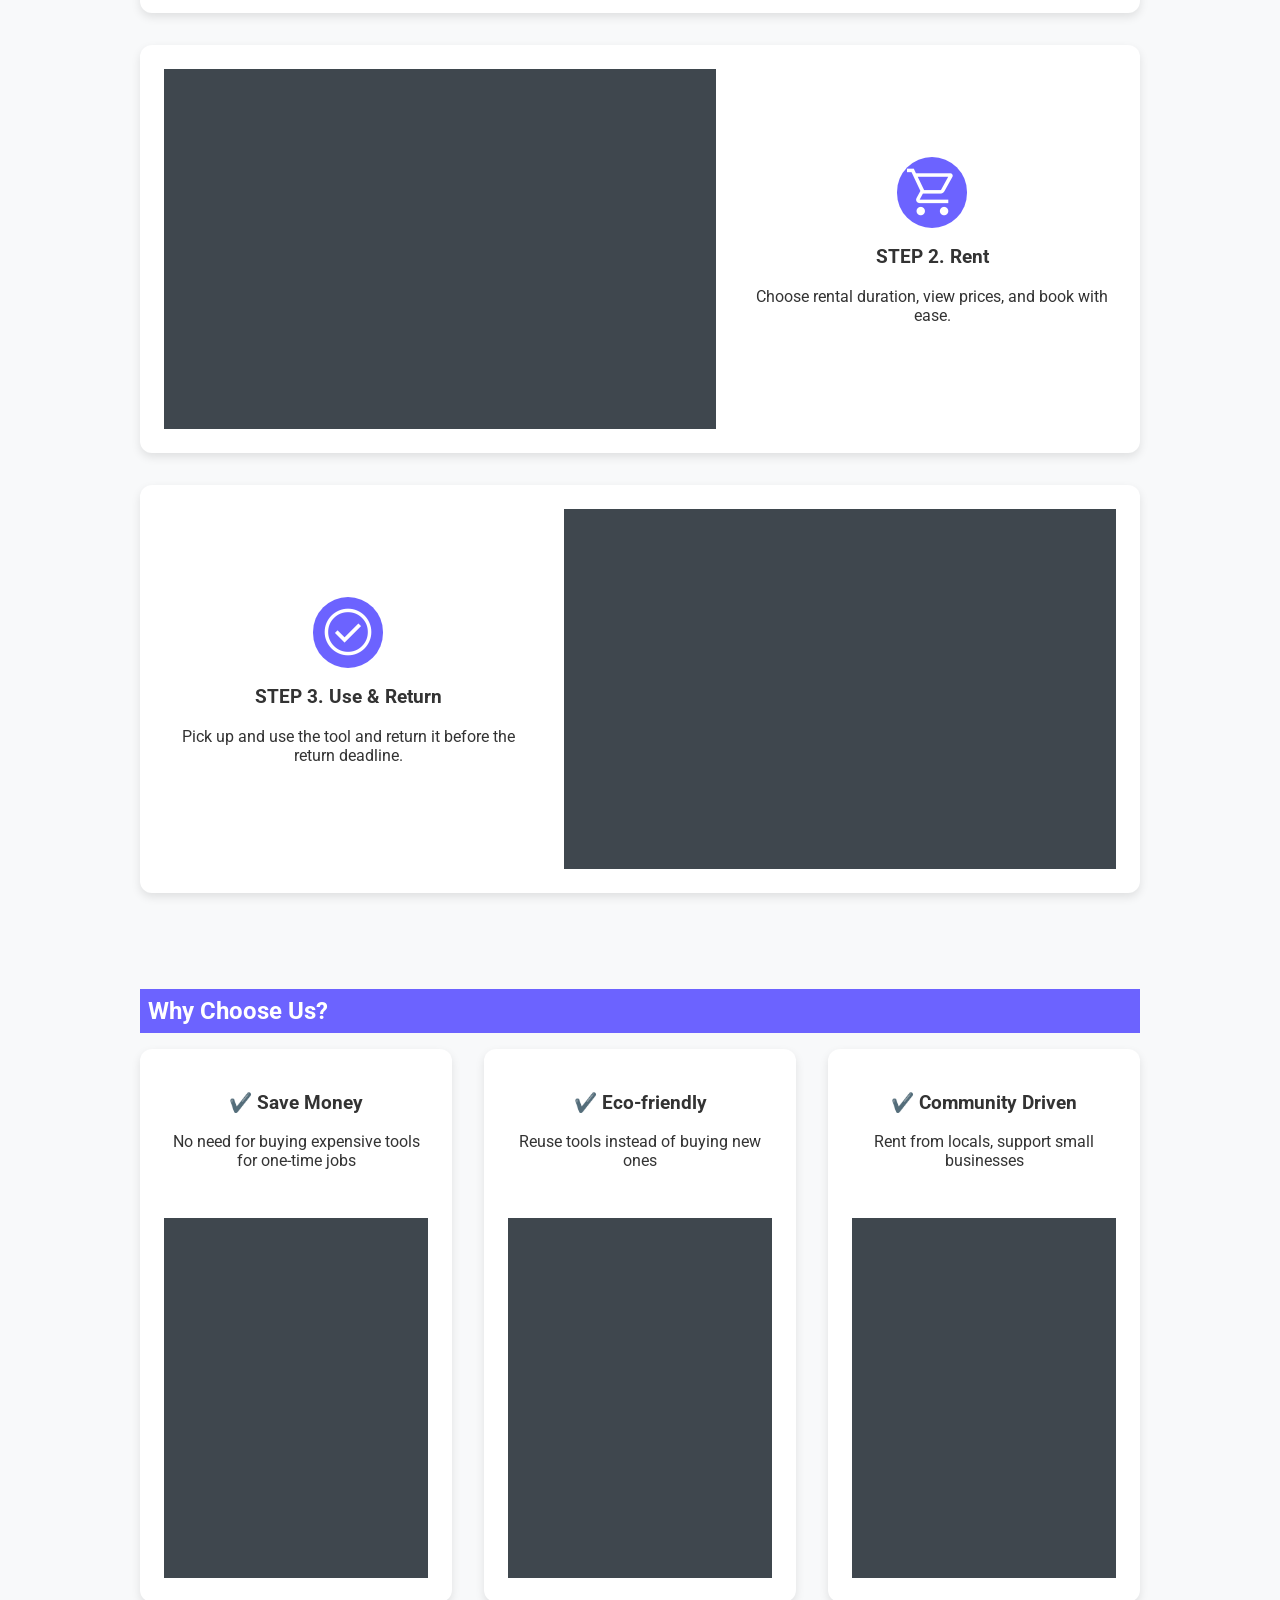
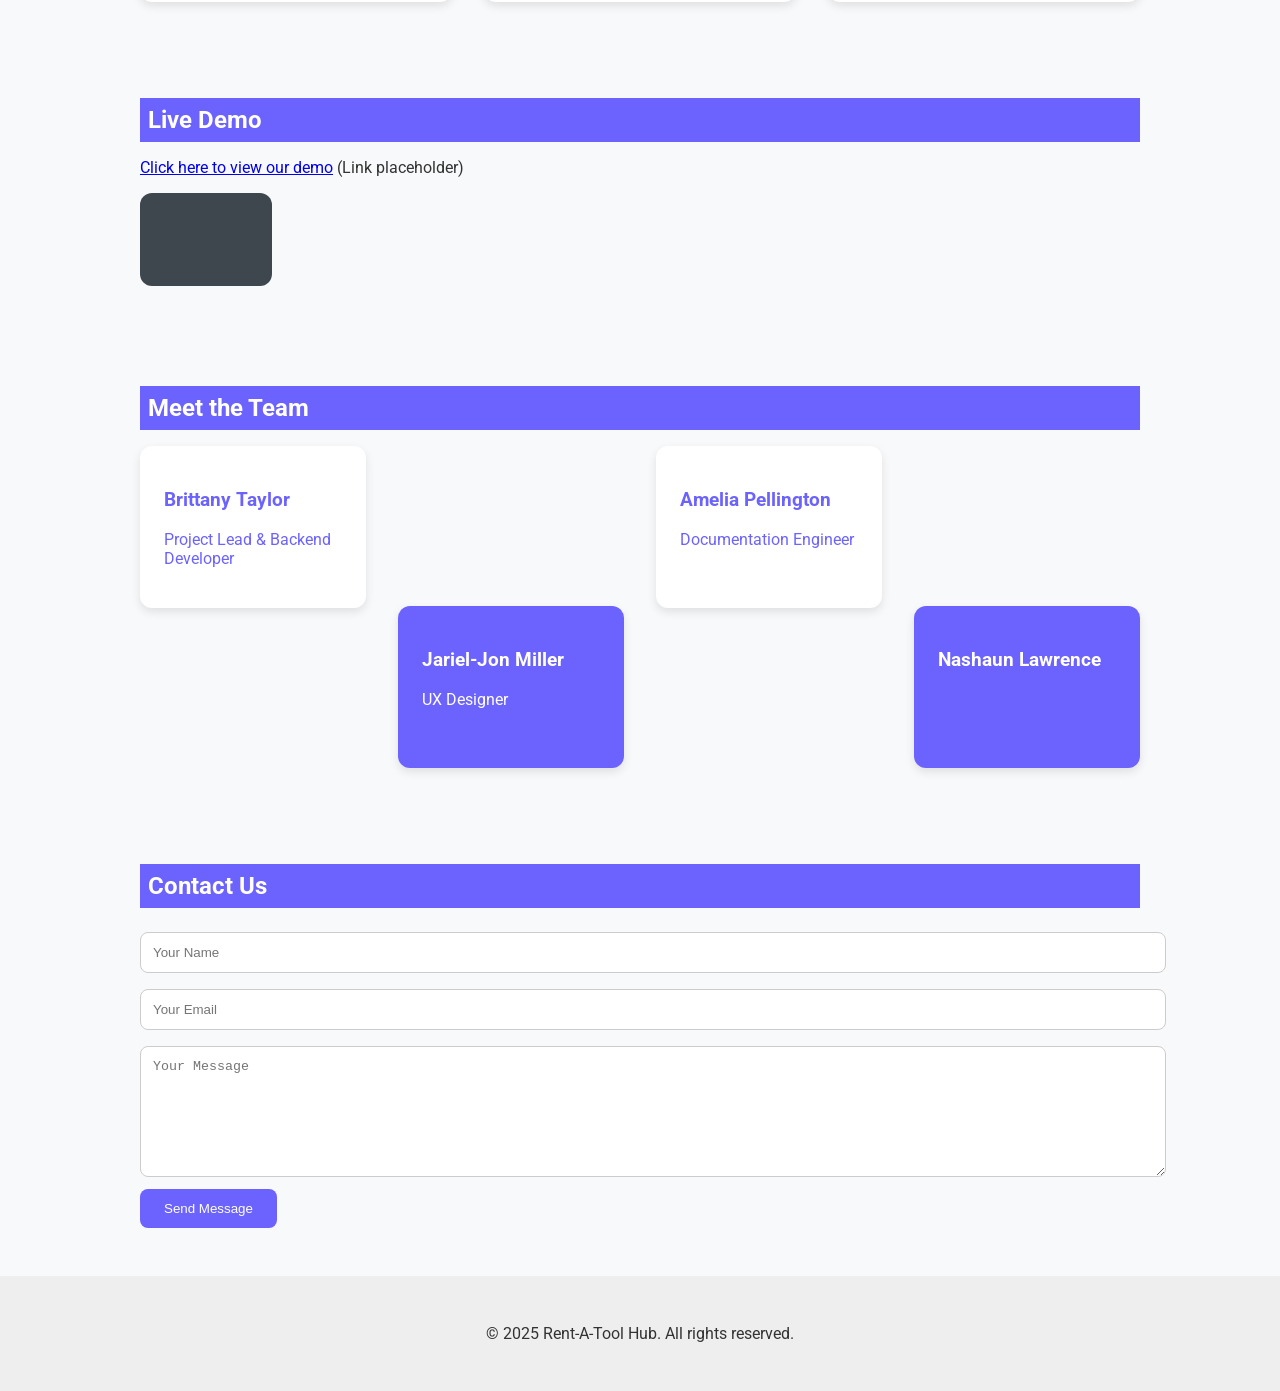
<file: RentATool-marketing-website/marketing-index.html>
<!DOCTYPE html>
<html lang="en">
<head>
  <meta charset="UTF-8" />
  <meta name="viewport" content="width=device-width, initial-scale=1.0" />
  <title>Rent-A-Tool Hub</title>
  <link href="https://fonts.googleapis.com/css2?family=Roboto:wght@400;700&display=swap" rel="stylesheet">
  <link rel="stylesheet" href="marketing-styles.css">
  <script defer src="marketing-script.js"></script>
  <link href="https://fonts.googleapis.com/css2?family=Material+Symbols+Outlined" rel="stylesheet" />
</head>
<body>
  <header>
    <div class="logo">
      <img src="marketing-images/logo.jpg" alt="Tool Rental Hub Logo" />
    </div>
    <div class="header-right">
      <h1>Tool Rental Hub</h1>
      <p>Rent Tools Fast. Easy. Affordable.</p>
      <nav>
        <a href="#about">About</a>
        <a href="#how">How It Works</a>
        <a href="#why">Why Us</a>
        <a href="#demo">Demo</a>
        <a href="#team">Team</a>
        <a href="#contact">Contact</a>
      </nav>
    </div>
  </header>

  <section id="about">
    <h2>About the Project</h2>
    <p>Rent-A-Tool is a platform designed for users to easily find, 
      rent, and manage tools for any kind of project — from DIY repairs 
      to large construction jobs. Our mission is to make high-quality 
      tools accessible and affordable to everyone.
    </p>
    <img src="marketing-images/screenshot.png" alt="">
  </section>

  <section id="slider">
    <h2>Tools Available</h2>
    <div class="slider">
      <div class="slider-track">
        <img src="marketing-images/tools/circular-saw.jpeg" alt="Tool 1" />
        <img src="marketing-images/tools/electric-drill.jpg" alt="Tool 2" />
        <img src="marketing-images/tools/hammer.jpg" alt="Tool 3" />
        <img src="marketing-images/tools/pressure-washer.jpeg" alt="Tool 4" />
        <img src="marketing-images/tools/hose.jpeg" alt="Tool 5" />
        <img src="marketing-images/tools/wheelbarrow.webp" alt="Tool 6" />
        <img src="marketing-images/tools/and-more.png" alt="And More tools">
      </div>
    </div>
  </section>

  <section id="how">
    <h2>How It Works</h2>
    <div class="features">
      <div class="how-card-left">
        <div class="left-title">
          <span class="material-symbols-outlined">search</span>
          <h3>STEP 1. Browse</h3>
          <p>Search for tools by category, availability, or location.</p>
        </div>
        <img src="marketing-images/screenshot.png" alt="">
      </div>
      <div class="how-card-right">
        <img src="marketing-images/screenshot.png" alt="">
        <div class="right-title">
          <span class="material-symbols-outlined icon-large">shopping_cart</span>
          <h3>STEP 2. Rent</h3>
          <p>Choose rental duration, view prices, and book with ease.</p>
        </div>
      </div>
      <div class="how-card-left">
        <div class="left-title">
          <span class="material-symbols-outlined icon-large">check_circle</span>
          <h3>STEP 3. Use & Return</h3>
          <p>Pick up and use the tool and return it before the return deadline.</p>
        </div>
        <img src="marketing-images/screenshot.png" alt="">
      </div>
    </div>
  </section>

  <section id="why">
    <h2>Why Choose Us?</h2>
    <div class="perks">
      <div class="perk-card-top">
        <div class="top-title">
          <h3>✔️ Save Money</h3>
          <p>No need for buying expensive tools for one-time jobs</p>
        </div>
        <img src="marketing-images/screenshot.png" alt="">
      </div>
      <div class="perk-card-top">
        <div class="top-title">
          <h3>✔️ Eco-friendly</h3>
          <p>Reuse tools instead of buying new ones</p>
        </div>
        <img src="marketing-images/screenshot.png" alt="">
      </div>
      <div class="perk-card-top">
        <div class="top-title">
          <h3>✔️ Community Driven</h3>
          <p>Rent from locals, support small businesses</p>
        </div>
        <img src="marketing-images/screenshot.png" alt="">
      </div>
    </div>
  </section>

  <section id="demo">
    <h2>Live Demo</h2>
    <p><a href="#" target="_blank">Click here to view our demo</a> (Link placeholder)</p>
    <img src="marketing-images/screenshot.png" alt="Demo Screenshot" style="max-width:100%; border-radius:12px;">
  </section>

  <section id="team">
    <h2>Meet the Team</h2>
    <div class="team">
      <div class="card" id="card-top">
        <h3>Brittany Taylor</h3>
        <p>Project Lead & Backend Developer</p>
      </div>
      <div class="card" id="card-bottom">
        <h3>Jariel-Jon Miller</h3>
        <p>UX Designer</p>
      </div>
      <div class="card" id="card-top">
        <h3>Amelia Pellington</h3>
        <p>Documentation Engineer</p>
      </div>
      <div class="card" id="card-bottom">
        <h3>Nashaun Lawrence</h3>
        <p></p>
      </div>
    </div>
  </section>

  <section id="contact">
    <h2>Contact Us</h2>
    <form class="contact-form">
      <input type="text" placeholder="Your Name" required />
      <input type="email" placeholder="Your Email" required />
      <textarea placeholder="Your Message" rows="7" required></textarea>
      <button type="submit">Send Message</button>
    </form>
  </section>

  <footer>
    <p>&copy; 2025 Rent-A-Tool Hub. All rights reserved.</p>
  </footer>

</body>
</html>
</file>
<file: styles.css>
:root {
    --primary-color: #6c63ff;
    --primary-color-dark: #574fd6;
    --secondary-color: #f0f0f0;
    --text-color: #333;
    --heading-font: 'Roboto', sans-serif;
    --body-font: 'Roboto', sans-serif;
}

body {
    font-family: var(--body-font);
    margin: 0;
    padding: 0;
    background: var(--secondary-color);
    color: var(--text-color);
    scroll-behavior: smooth;
    line-height: 1.6;
}

header {
    background: var(--primary-color);
    color: white;
    padding: 2rem 1rem;
    text-align: center;
    display: flex;
    gap: 2rem;
    flex-wrap: wrap;
    align-items: center;
    justify-content: center;
}

.logo img{
    width: 80px;
    height: 80px;
    border-radius: 50%;
    object-fit: cover;
}
    
.header-right {
    display: flex;
    align-items: center;
    justify-content: center;
    flex-direction: column;
    margin: 0;
    max-width: 1100px; /* Increased max width */
}

.header-right h1 {
    margin: 0;
    font-size: 2.5rem;
    font-weight: 700;
}

.header-right p {
    margin: 1rem 0 0 0;
    font-size: 1.2rem;
    font-weight: 400;
}

nav {
    margin-top: 1rem;
}

nav a {
    color: white;
    margin: 0 1rem;
    text-decoration: none;
    font-weight: 700;
    font-size: 1rem;
    transition: background-color 0.3s ease, color 0.3s ease;
    padding: 0.25rem 0.5rem;
    border-radius: 4px;
}

nav a:hover {
    color: var(--primary-color);
    background-color: white;
}

section {
    padding: 3rem 1rem;
    max-width: 1400px; /* Increased max width */
    margin: 2rem auto;
    background: white;
    border-radius: 12px;
    box-shadow: 0 4px 12px rgba(0,0,0,0.1);
}

h2 {
    color: white;
    background-color: var(--primary-color);
    margin: 0 0 1rem 0;
    padding: 0.75rem 1rem;
    border-radius: 8px;
    font-weight: 700;
    font-size: 1.75rem;
    text-align: center;
}

#about p {
    font-size: 1.1rem;
    line-height: 1.8;
    text-align: justify;
    margin-bottom: 1.5rem;
}

#about img {
    width: auto;
    max-width: 100%;
    height: auto;
    max-height: 400px;
    object-fit: cover;
    display: block;
    margin: 0 auto;
    border-radius: 12px;
    box-shadow: 0 8px 16px rgba(0,0,0,0.2);
    transition: transform 0.3s ease;
}

#about img:hover {
    transform: scale(1.05);
}

/* Slider styles */
.slider {
    width: 100%;
    max-width: 900px;
    overflow: hidden;
    margin: 2rem auto;
    position: relative;
    border-radius: 12px;
    box-shadow: 0 4px 12px rgba(0,0,0,0.1);
}
  
.slider-track {
    display: flex;
    transition: transform 0.8s ease-in-out;
    width: max-content;
    gap: 1rem;
    margin-top: 1rem;
}
  
.slider img {
    width: 180px;
    height: 180px;
    object-fit: cover;
    flex-shrink: 0;
    border-radius: 8px;
}  

.features {
    display: flex;
    flex-direction: column;
    gap: 2rem;
    flex-wrap: wrap;
}

.how-card-left, .how-card-right {
    background: white;
    box-shadow: 0 4px 10px rgba(0,0,0,0.1);
    padding: 1.5rem;
    border-radius: 12px;
    display: flex;
    flex-direction: row;
    gap: 2rem;
    align-items: center;
}

.left-title, .right-title {
    font-size: 1rem;
    width: 40%;
    justify-content: center;
    align-items: center;
    text-align: center;
    margin: auto 0;
}

.left-title img, .how-card-left img, .how-card-right img {
    width: 60%;
    height: 40vh;
    border-radius: 12px;
    object-fit: cover;
}

.material-symbols-outlined {
    font-size: 3.5rem !important;
    color: white;
    background-color: var(--primary-color);
    padding: 2%;
    border-radius: 50%;
}  

.perks {
    display: flex;
    flex-direction: row;
    gap: 2rem;
    flex-wrap: wrap;
    justify-content: center;
}

.perk-card-top {
    background: white;
    box-shadow: 0 4px 10px rgba(0,0,0,0.1);
    padding: 1.5rem;
    border-radius: 12px;
    display: flex;
    flex-direction: column;
    gap: 2rem;
    width: 280px;
    text-align: center;
}

.top-title {
    font-size: 1rem;
    justify-content: center;
    align-items: center;
    text-align: center;
    margin: auto 0;
}

.perk-card-top img {
    height: 150px;
    width: auto;
    margin: 0 auto;
    border-radius: 12px;
}

.team {
    display: flex;
    gap: 2rem;
    flex-wrap: wrap;
    justify-content: center;
}

.card {
    background: white;
    box-shadow: 0 4px 10px rgba(0,0,0,0.1);
    padding: 1.5rem;
    border-radius: 12px;
    flex: 1 1;
    max-width: 280px;
    text-align: center;
}
 
#card-top {
    margin-bottom: 10rem;
    background-color: white;
    color: var(--primary-color);
}

#card-bottom {
    margin-top: 10rem;
    background-color: var(--primary-color);
    color: white;
}

.contact-form {
    box-sizing: border-box;
    max-width: 600px;
    margin: 0 auto;
    padding: 1rem;
}

.contact-form input, .contact-form textarea {
    width: 100%;
    padding: 0.75rem;
    margin: 0.5rem 0;
    border-radius: 8px;
    border: 1px solid #ccc;
    font-size: 1rem;
    box-sizing: border-box;
}
  
.contact-form button {
    background: var(--primary-color);
    color: white;
    border: none;
    padding: 0.75rem 1.5rem;
    border-radius: 8px;
    cursor: pointer;
    font-size: 1rem;
    transition: background-color 0.3s ease;
}

.contact-form button:hover {
    background-color: var(--primary-color-dark);
}

footer {
    text-align: center;
    padding: 2rem 1rem;
    background: var(--secondary-color);
    font-size: 0.9rem;
    color: var(--text-color);
}

/* Responsive adjustments */
@media (max-width: 1024px) {
    section {
        max-width: 90%;
        margin: 1.5rem auto;
        padding: 2rem 1rem;
    }

    .slider img {
        width: 130px;
        height: 130px;
    }

    .perk-card-top, .card {
        max-width: 90%;
        width: 90%;
    }

    .how-card-left, .how-card-right {
        flex-direction: column;
        text-align: center;
    }

    .left-title, .right-title {
        width: 100%;
        margin-bottom: 1rem;
    }

    .left-title img, .how-card-left img, .how-card-right img {
        width: 80%;
        height: auto;
        border-radius: 12px;
    }
}

@media (max-width: 768px) {
    header {
        flex-direction: column;
        margin-right: 0;
    }

    .header-right {
        max-width: 100%;
    }

    nav a {
        margin: 0 0.5rem;
        font-size: 0.9rem;
    }

    section {
        max-width: 95%;
        margin: 1rem auto;
        padding: 2rem 1rem;
    }

    .slider img {
        width: 120px;
        height: 120px;
    }

    .perk-card-top, .card {
        max-width: 100%;
        width: 100%;
    }

    .how-card-left, .how-card-right {
        flex-direction: column;
        text-align: center;
    }

    .left-title, .right-title {
        width: 100%;
        margin-bottom: 1rem;
    }

    .left-title img, .how-card-left img, .how-card-right img {
        width: 80%;
        height: auto;
        border-radius: 12px;
    }
}

@media (max-width: 480px) {
    header {
        padding: 1rem 0.5rem;
    }

    .header-right h1 {
        font-size: 1.8rem;
    }

    .header-right p {
        font-size: 1rem;
    }

    nav a {
        margin: 0 0.25rem;
        font-size: 0.85rem;
    }

    section {
        padding: 1.5rem 1rem;
        margin: 1rem auto;
    }

    h2 {
        font-size: 1.5rem;
        padding: 0.5rem 1rem;
    }

    .slider img {
        width: 100px;
        height: 100px;
    }

    .perk-card-top, .card {
        width: 100%;
    }

    .left-title img, .how-card-left img, .how-card-right img {
        width: 100%;
        height: auto;
    }
}
</file>
<file: base-styles.css>
* { 
    box-sizing: border-box; 
}

body { 
    font-family: Arial, sans-serif; margin: 0; padding: 0; 
}

header {
    display: flex;
    justify-content: space-between;
    align-items: center;
    max-height: 80px;
    background-color: #f5f5f5;
    color: black;
    text-align: center;
    padding: 15px 30px;
    box-shadow: 0 2px 5px rgba(0, 0, 0, 0.1);
    columns: 3;
    position: sticky;
    top: 0;
    z-index: 1000;
}

.header-left img {
    height: 60px; /* Adjust logo size */
    width: 60px;
    border-radius: 50%;
}

.header-center {
    flex-grow: 1; /* Centers the title */
    text-align: center;
}

.header-center h1 {
    font-size: 24px;
    font-weight: bold;
}

.header-right nav ul {
    list-style: none;
    display: flex;
    gap: 50px;
}

.header-right nav ul li {
    display: inline;
}

.header-right nav ul li a {
    text-decoration: none;
    color: #333;
    font-weight: bold;
}

.search-bar {
    display: flex;
    flex-direction: row;
    align-items: center;
    border: 1px solid #ccc;
    padding: 5px;
    border-radius: 5px;
    margin-left: 70px;
}

.search-bar input {
    border: none;
    outline: none;
    max-width: 40vw;
    width: 100%;
    padding: 5px;
}

.search-bar button {
    border: none;
    background: none;
    cursor: pointer;
}

.container { 
    width: 80%; 
    margin: auto; 
    padding: 20px; 
    background-color: yellow;
}

.btn { 
    padding: 10px 20px; 
    background-color: #000; 
    color: #fff; 
    border: none; 
    cursor: pointer; 
    border-radius: 5px; 
    width: 15vw;
}

/*FOOTER section*/
footer {
    text-align: center;
    padding: 20px;
    background: white;
    color: black;
}

.footer-content {
    margin: 0 11vw;
    padding: 2vh;
    display: flex;
    justify-content: space-around;
    align-items: center;
    text-align: center;
}
</file>
<file: listRentals-styles.css>
* { 
    box-sizing: border-box; 
}

body { 
    font-family: Arial, sans-serif; margin: 0; padding: 0; 
}

header {
    display: flex;
    justify-content: space-between;
    align-items: center;
    max-height: 80px;
    background-color: #f5f5f5;
    color: black;
    text-align: center;
    padding: 15px 30px;
    box-shadow: 0 2px 5px rgba(0, 0, 0, 0.1);
    columns: 3;
    position: sticky;
    top: 0;
    z-index: 1000;
}

.header-left img {
    height: 60px; /* Adjust logo size */
    width: 60px;
    border-radius: 50%;
}

.header-center {
    flex-grow: 1; /* Centers the title */
    text-align: center;
}

.header-center h1 {
    font-size: 24px;
    font-weight: bold;
}

.header-right nav ul {
    list-style: none;
    display: flex;
    gap: 50px;
}

.header-right nav ul li {
    display: inline;
}

.header-right nav ul li a {
    text-decoration: none;
    color: #333;
    font-weight: bold;
}

.search-bar {
    display: flex;
    flex-direction: row;
    align-items: center;
    border: 1px solid #ccc;
    padding: 5px;
    border-radius: 5px;
    margin-left: 70px;
}

.search-bar input {
    border: none;
    outline: none;
    max-width: 40vw;
    width: 100%;
    padding: 5px;
}

.search-bar button {
    border: none;
    background: none;
    cursor: pointer;
}

.container { 
    width: 80%; 
    margin: auto; 
    padding: 20px; 
}

.additional-info { 
    text-align: center; 
    padding-top: 8vh; 
}

.tool-details { 
    display: flex; 
    gap: 2vw; 
    margin-top: 15vh;
    margin-bottom: 3vh; 
}

.tool-image { 
    flex: 1; 
}

.tool-image img { 
    border-radius: 8px; 
    height: 99%;
    width: 80%;
}

.tool-info { 
    flex: 1; 
    line-height: 2;
}

.tool-info h1 { 
    font-size: 24px; 
}

.tool-info p { 
    margin-bottom: 10px; 
}

.info-list { 
    list-style: none; 
    padding: 5vh 0 0 0;
    display: flex;
    flex-direction: column;
    justify-content: center;
    gap: 4vh; 
}

.info-list li { 
    display: flex; 
    columns: 2; 
    justify-content: space-between;
}

#label1 {
    display: flex;
    flex-direction: column;
    line-height: 0;
}

#label2 {
    border-top: 0.1vh solid black;
    border-bottom: 0.1vh solid black;
    padding: 4vh 0;
}

.label {
    text-align: left;
    font-weight: bold;
}

.value {
    text-align: right;
    padding-right: 0.5vw;
    width: 70%;
}

.btn { 
    padding: 10px 20px; 
    background-color: #000; 
    color: #fff; 
    border: none; 
    cursor: pointer; 
    border-radius: 5px; 
    width: 15vw;
}

.additional-info { 
    margin-top: 40px; 
}

.additional-info-cards { 
    display: flex; 
    gap: 3vw; 
    justify-content: left;
    margin: 12vh 0;
    background-color: pink; 
}

.card { 
    padding: 1vw; 
    border: 2px solid #ddd; 
    border-radius: 8px; 
    width: 50%; 
    display: flex;
    flex-direction: row;
    justify-content: center;
    align-items: center;
}

.card img {
    max-width: 5vw;
    max-height: 5vw;
    margin: 0 1vw; 
}

.reviews-section {
    margin-top: 14vh;
    flex: 2;
    display: flex;
    gap: 2vw;
}

.review {
    display: flex;
    flex-direction: column;
    background: #f1f0f0;
    margin: 1vh auto;
    padding: 0 2vw 4vw;
    border-radius: 5px;
    text-align: left;
    line-height: 0.5;
    flex: 1;
}

.review-heading {
    display: flex;
    flex-direction: row;
    gap: 1vw;
    justify-content: left;
    align-items: center;
    margin-bottom: 1vh;
}

.review-heading img {
    max-width: 2.5vw;
    max-height: 2.5vw;
    border-radius: 50%;
}

.rental-request {
    display: flex;
    margin: 17vh 0;
    max-width: 100%;
    gap: auto;
}

.rental-request-heading {
    margin-bottom: 20px;
    text-align: left;
    width: 50%;
    display: flex;
    flex-direction: column;
    justify-content: center;
    line-height: 0.5;
}

.rental-request-content {
    display: flex;
    flex-direction: column;
    width: 50%;
    gap: 2vw;
    padding-left: 1vw;
}

.rental-request-content div {
    display: flex;
    flex-direction: column;
    align-items: flex-start;
}

.rental-request-content p {
    margin: 0 0 5px 0;
    font-weight: bold;
}

.rental-request-content input {
    width: 99%;
    padding: 8px;
    box-sizing: border-box;
    border: 1.5px solid gainsboro;
    border-radius: 5px;
}

.rental-request-content button {
    margin-top: 2vh;
    padding: 1.4vh 1.4vh;
    cursor: pointer;
    align-self: flex-start;
}

button {
    background: black;
    color: white;
    border: none;
    padding: 10px 20px;
    border-radius: 1vh;
    cursor: pointer;
    margin-top: 10px;
    max-width: 15vw;
    max-height: 7vh;
    width: 15vw;
    font-size: 15px;
    font-weight: bold;
}
/*RENT BLANK BOX*/
#rent-box {
    margin: 12vh 0;
    max-width: 100%;
    max-height: 100%;
    height: 35vh;
    background-color: #e1e1e1;
    border-radius: 2vh;
    display: flex;
    justify-content: center; 
    align-items: center;
}

/*FOOTER section*/
footer {
    text-align: center;
    padding: 20px;
    background: white;
    color: black;
}

.footer-content {
    margin: 0 11vw;
    padding: 2vh;
    display: flex;
    justify-content: space-around;
    align-items: center;
    text-align: center;
}
</file>
<file: Rent-A-Tool/marketing-styles.css>
:root {
    --primary-color: #6c63ff;
    --primary-color-dark: #574fd6;
    --secondary-color: #f0f0f0;
    --text-color: #333;
    --heading-font: 'Roboto', sans-serif;
    --body-font: 'Roboto', sans-serif;
}

body {
    font-family: var(--body-font);
    margin: 0;
    padding: 0;
    background: var(--secondary-color);
    color: var(--text-color);
    scroll-behavior: smooth;
    line-height: 1.6;
}

header {
    background: var(--primary-color);
    color: white;
    padding: 2rem 1rem;
    text-align: center;
    display: flex;
    gap: 2rem;
    flex-wrap: wrap;
    align-items: center;
    justify-content: center;
}

.logo img{
    width: 80px;
    height: 80px;
    border-radius: 50%;
    object-fit: cover;
}
    
.header-right {
    display: flex;
    align-items: center;
    justify-content: center;
    flex-direction: column;
    margin: 0;
    max-width: 1100px; /* Increased max width */
}

.header-right h1 {
    margin: 0;
    font-size: 2.5rem;
    font-weight: 700;
}

.header-right p {
    margin: 1rem 0 0 0;
    font-size: 1.2rem;
    font-weight: 400;
}

nav {
    margin-top: 1rem;
}

nav a {
    color: white;
    margin: 0 1rem;
    text-decoration: none;
    font-weight: 700;
    font-size: 1rem;
    transition: background-color 0.3s ease, color 0.3s ease;
    padding: 0.25rem 0.5rem;
    border-radius: 4px;
}

nav a:hover {
    color: var(--primary-color);
    background-color: white;
}

section {
    padding: 3rem 1rem;
    max-width: 1400px; /* Increased max width */
    margin: 2rem auto;
    background: white;
    border-radius: 12px;
    box-shadow: 0 4px 12px rgba(0,0,0,0.1);
}

h2 {
    color: white;
    background-color: var(--primary-color);
    margin: 0 0 1rem 0;
    padding: 0.75rem 1rem;
    border-radius: 8px;
    font-weight: 700;
    font-size: 1.75rem;
    text-align: center;
}

#about p {
    font-size: 1.1rem;
    line-height: 1.8;
    text-align: justify;
    margin-bottom: 1.5rem;
}

#about img {
    width: auto;
    max-width: 100%;
    height: auto;
    max-height: 400px;
    object-fit: cover;
    display: block;
    margin: 0 auto;
    border-radius: 12px;
    box-shadow: 0 8px 16px rgba(0,0,0,0.2);
    transition: transform 0.3s ease;
}

#about img:hover {
    transform: scale(1.05);
}

/* Slider styles */
.slider {
    width: 100%;
    max-width: 720px;
    overflow: hidden;
    margin: 2rem auto;
    position: relative;
    border-radius: 12px;
    box-shadow: 0 4px 12px rgba(0,0,0,0.1);
}
  
.slider-track {
    display: flex;
    transition: transform 0.8s ease-in-out;
    width: max-content;
    gap: 1rem;
    margin-top: 1rem;
}
  
.slider img {
    width: 150px;
    height: 150px;
    object-fit: cover;
    flex-shrink: 0;
    border-radius: 8px;
}  

.features {
    display: flex;
    flex-direction: column;
    gap: 2rem;
    flex-wrap: wrap;
}

.how-card-left, .how-card-right {
    background: white;
    box-shadow: 0 4px 10px rgba(0,0,0,0.1);
    padding: 1.5rem;
    border-radius: 12px;
    display: flex;
    flex-direction: row;
    gap: 2rem;
    align-items: center;
}

.left-title, .right-title {
    font-size: 1rem;
    width: 40%;
    justify-content: center;
    align-items: center;
    text-align: center;
    margin: auto 0;
}

.left-title img, .how-card-left img, .how-card-right img {
    width: 60%;
    height: 40vh;
    border-radius: 12px;
    object-fit: cover;
}

.material-symbols-outlined {
    font-size: 3.5rem !important;
    color: white;
    background-color: var(--primary-color);
    padding: 2%;
    border-radius: 50%;
}  

.perks {
    display: flex;
    flex-direction: row;
    gap: 2rem;
    flex-wrap: wrap;
    justify-content: center;
}

.perk-card-top {
    background: white;
    box-shadow: 0 4px 10px rgba(0,0,0,0.1);
    padding: 1.5rem;
    border-radius: 12px;
    display: flex;
    flex-direction: column;
    gap: 2rem;
    width: 280px;
    text-align: center;
}

.top-title {
    font-size: 1rem;
    justify-content: center;
    align-items: center;
    text-align: center;
    margin: auto 0;
}

.perk-card-top img {
    height: 150px;
    width: auto;
    margin: 0 auto;
    border-radius: 12px;
}

.team {
    display: flex;
    gap: 2rem;
    flex-wrap: wrap;
    justify-content: center;
}

.card {
    background: white;
    box-shadow: 0 4px 10px rgba(0,0,0,0.1);
    padding: 1.5rem;
    border-radius: 12px;
    flex: 1 1;
    max-width: 280px;
    text-align: center;
}
 
#card-top {
    margin-bottom: 10rem;
    background-color: white;
    color: var(--primary-color);
}

#card-bottom {
    margin-top: 10rem;
    background-color: var(--primary-color);
    color: white;
}

.contact-form {
    box-sizing: border-box;
    max-width: 600px;
    margin: 0 auto;
    padding: 1rem;
}

.contact-form input, .contact-form textarea {
    width: 100%;
    padding: 0.75rem;
    margin: 0.5rem 0;
    border-radius: 8px;
    border: 1px solid #ccc;
    font-size: 1rem;
    box-sizing: border-box;
}
  
.contact-form button {
    background: var(--primary-color);
    color: white;
    border: none;
    padding: 0.75rem 1.5rem;
    border-radius: 8px;
    cursor: pointer;
    font-size: 1rem;
    transition: background-color 0.3s ease;
}

.contact-form button:hover {
    background-color: var(--primary-color-dark);
}

footer {
    text-align: center;
    padding: 2rem 1rem;
    background: var(--secondary-color);
    font-size: 0.9rem;
    color: var(--text-color);
}

/* Responsive adjustments */
@media (max-width: 1024px) {
    section {
        max-width: 90%;
        margin: 1.5rem auto;
        padding: 2rem 1rem;
    }

    .slider img {
        width: 130px;
        height: 130px;
    }

    .perk-card-top, .card {
        max-width: 90%;
        width: 90%;
    }

    .how-card-left, .how-card-right {
        flex-direction: column;
        text-align: center;
    }

    .left-title, .right-title {
        width: 100%;
        margin-bottom: 1rem;
    }

    .left-title img, .how-card-left img, .how-card-right img {
        width: 80%;
        height: auto;
        border-radius: 12px;
    }
}

@media (max-width: 768px) {
    header {
        flex-direction: column;
        margin-right: 0;
    }

    .header-right {
        max-width: 100%;
    }

    nav a {
        margin: 0 0.5rem;
        font-size: 0.9rem;
    }

    section {
        max-width: 95%;
        margin: 1rem auto;
        padding: 2rem 1rem;
    }

    .slider img {
        width: 120px;
        height: 120px;
    }

    .perk-card-top, .card {
        max-width: 100%;
        width: 100%;
    }

    .how-card-left, .how-card-right {
        flex-direction: column;
        text-align: center;
    }

    .left-title, .right-title {
        width: 100%;
        margin-bottom: 1rem;
    }

    .left-title img, .how-card-left img, .how-card-right img {
        width: 80%;
        height: auto;
        border-radius: 12px;
    }
}

@media (max-width: 480px) {
    header {
        padding: 1rem 0.5rem;
    }

    .header-right h1 {
        font-size: 1.8rem;
    }

    .header-right p {
        font-size: 1rem;
    }

    nav a {
        margin: 0 0.25rem;
        font-size: 0.85rem;
    }

    section {
        padding: 1.5rem 1rem;
        margin: 1rem auto;
    }

    h2 {
        font-size: 1.5rem;
        padding: 0.5rem 1rem;
    }

    .slider img {
        width: 100px;
        height: 100px;
    }

    .perk-card-top, .card {
        width: 100%;
    }

    .left-title img, .how-card-left img, .how-card-right img {
        width: 100%;
        height: auto;
    }
}
</file>
<file: RentATool-marketing-website/marketing-styles.css>
:root {
    --primary-color: #6c63ff;
}

body {
    font-family: 'Roboto', sans-serif;
    margin: 0;
    padding: 0;
    background: #f8f9fa;
    color: #333;
    scroll-behavior: smooth;
}

header {
    background: var(--primary-color);
    color: white;
    padding: 2rem;
    text-align: center;
    display: flex;
    gap: 2rem;
}

.logo img{
    width: 10vw;
    height: 10vw;
    border-radius: 50%;
}
    
.header-right {
    display: flex;
    align-items: center;
    justify-content: space-between;
    flex-grow: 1;
    flex-direction: column;
    margin-right: 10rem;
}

.header-right h1 {
    margin: 0;
    font-size: 2.5rem;
}

.header-right p {
    margin: 1.5rem 0;
}

nav a {
    color: white;
    margin: 0 1rem;
    text-decoration: none;
    font-weight: bold;
}

nav a:hover {
    color: black; /* Change to any color you like */
    background-color: rgb(113, 41, 196);
}

section {
    padding: 3rem 2rem;
    max-width: 62.5rem;
    margin: auto;
}

h2 {
    color: white;
    background-color: var(--primary-color);
    margin: 0 0 1rem 0;
    padding: 0.5rem 0.5rem;
}

#about p {
    font-size: 1rem;
    line-height: 2;
    text-align: justify;
}

#about img {
    width: 50vw;
    height: 10vw;
    /* border-radius: 5%; */
}

/* Slider styles */
.slider {
    width: 100%;
    max-width: 72vw;
    overflow: hidden;
    margin: auto;
}
  
.slider-track {
    display: flex;
    transition: transform 1s ease-in-out;
    width: max-content;
    gap: 2rem;
    margin-top: 1rem;
}
  
.slider img {
    width: 20vw;
    height: 40vh;
    object-fit: cover;
    flex-shrink: 0;
}  

.features {
    display: flex;
    flex-direction: column;
    gap: 2rem;
    flex-wrap: wrap;
}

.how-card-left {
    background: white;
    box-shadow: 0 4px 10px rgba(0,0,0,0.1);
    padding: 1.5rem;
    border-radius: 12px;
    display: flex;
    flex-direction: row;
    gap: 2rem;
}

.left-title {
    font-size: 1rem;
    width: 40%;
    justify-content: center;
    align-items: center;
    text-align: center;
    margin: auto 0;
}

.left-title img {
    width: 60%;
    height: 40vh;
    border-radius: 50%;
}

.how-card-right {
    background: white;
    box-shadow: 0 4px 10px rgba(0,0,0,0.1);
    padding: 1.5rem;
    border-radius: 12px;
    display: flex;
    flex-direction: row;
    gap: 2rem;
}

.right-title {
    font-size: 1rem;
    width: 40%;
    justify-content: center;
    align-items: center;
    text-align: center;
    margin: auto 0;
}

.how-card-left img, .how-card-right img {
    width: 60%;
    height: 40vh;
}

.material-symbols-outlined {
    font-size: 3.5rem !important;
    color: white;
    background-color: var(--primary-color);
    padding: 2%;
    border-radius: 50%;
}  

/**/

.perks {
    display: flex;
    flex-direction: row;
    gap: 2rem;
    flex-wrap: wrap;
}

.perk-card-top {
    background: white;
    box-shadow: 0 4px 10px rgba(0,0,0,0.1);
    padding: 1.5rem;
    border-radius: 12px;
    display: flex;
    flex-direction: column;
    gap: 2rem;
    width: 26.4%;
}

.top-title {
    font-size: 1rem;
    justify-content: center;
    align-items: center;
    text-align: center;
    margin: auto 0;
}

.perk-card-top img, .perk-card-top img {
    /*width: 60%;*/
    height: 40vh;
}

.team {
    display: flex;
    gap: 2rem;
    flex-wrap: wrap;
}

.card {
    background: white;
    box-shadow: 0 4px 10px rgba(0,0,0,0.1);
    padding: 1.5rem;
    border-radius: 12px;
    flex: 1 1;
}
 
#card-top {
    margin-bottom: 10rem;
    background-color: white;
    color: var(--primary-color);
}

#card-bottom {
    margin-top: 10rem;
    background-color: var(--primary-color);
    color: white;
}

.contact-form input, .contact-form textarea {
    width: 100%;
    padding: 0.75rem;
    margin: 0.5rem 0;
    border-radius: 8px;
    border: 1px solid #ccc;
}
  
.contact-form button {
    background: var(--primary-color);
    color: white;
    border: none;
    padding: 0.75rem 1.5rem;
    border-radius: 8px;
    cursor: pointer;
}
  
footer {
    text-align: center;
    padding: 2rem;
    background: #eee;
}
</file>
